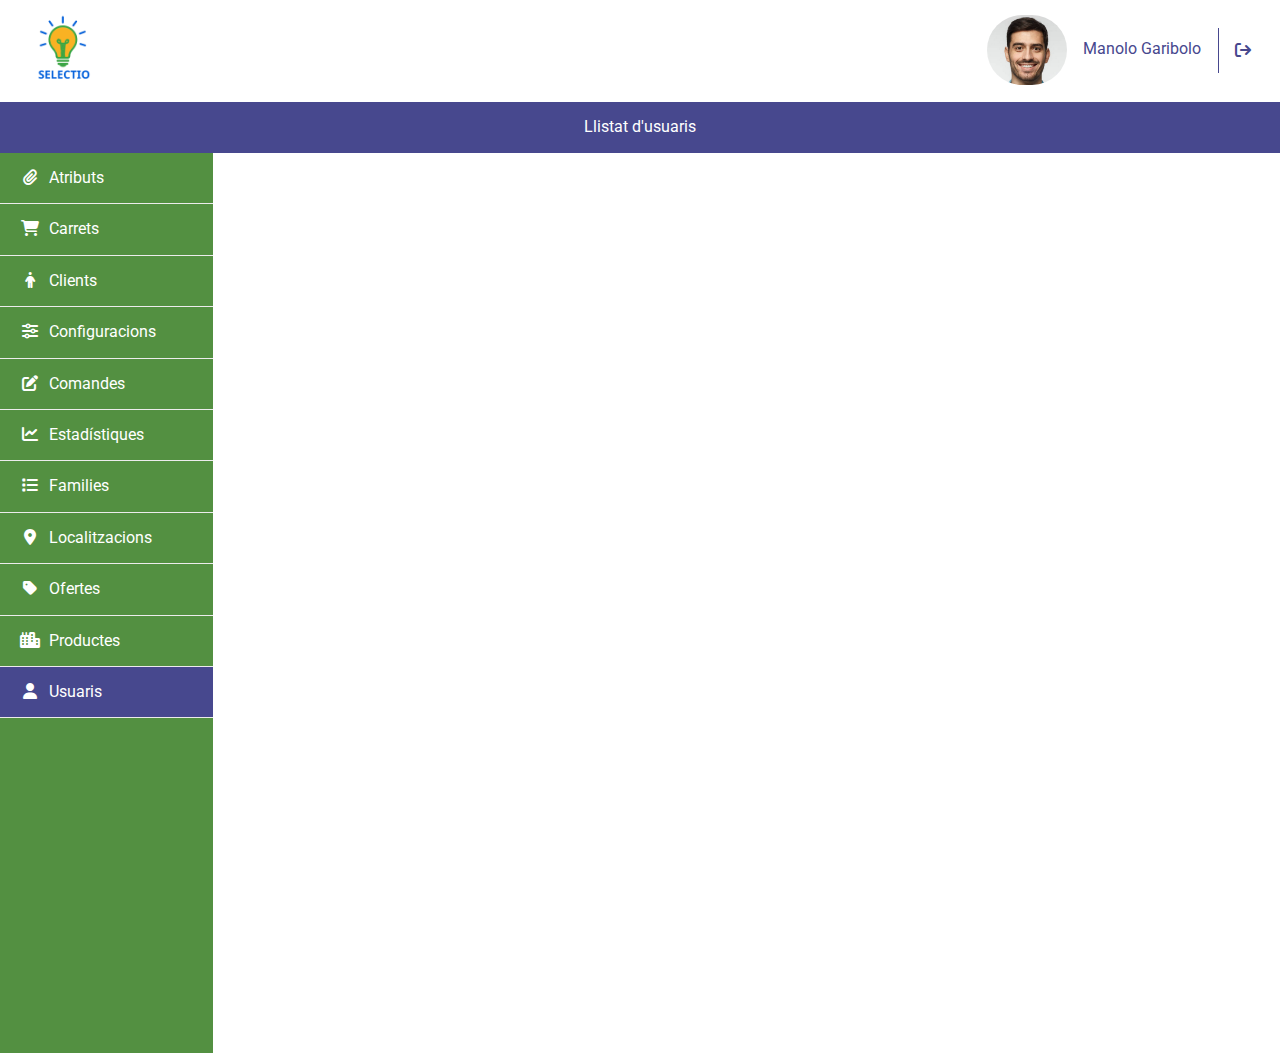
<file: DIW/EsqueletBackOffice/index.html>
<!DOCTYPE html>
<html lang="ca">
<head>
    <meta charset="UTF-8">
    <meta name="viewport" content="width=device-width, initial-scale=1.0">
    <title>Selectio – Llistat d'usuaris</title>

    <!-- Arxius CSS -->
    <link rel="stylesheet" href="css/normalize.css">
    <link rel="stylesheet" href="css/style.css">
    <link rel="stylesheet" href="css/template_grid3.css">

    <!-- Google Fonts -->
    <link href="https://fonts.googleapis.com/css2?family=Roboto:wght@300;400;500;700&display=swap" rel="stylesheet">
    <!-- FontAwesome -->
    <link rel="stylesheet" href="https://cdnjs.cloudflare.com/ajax/libs/font-awesome/6.5.0/css/all.min.css"/>    
</head>

<body>
    <header>
        <div class="container-fluid">
            <div class="row">
                <div class="col-12">
                    <div class="LogoHeader">
                        <a href="#"><img src="img/logo_tendafake.png" class="logo" alt="Logo">  </a>
                    </div>
                
                    <div class="login">
                        <a href=""><img src="img/foto_persona.png" class="avatar" alt="Usuari"></a>
                        <span>Manolo Garibolo</span>
                        <div class="barra"></div>                        
                        <i class="fa-solid fa-arrow-right-from-bracket logout"></i>                
                    </div>    
                </div>                
            </div>
        </div>
    </header>

    <main>        
        <div class="submenuHeader">            
            <p>Llistat d'usuaris</p>
        </div>
        
        <div class="container-fluid">
            <div class="row">
                <div class="col-2 no-padding" >
                    <nav class="menuVertical">
                        <ul>
                            <li><i class="fa-solid fa-paperclip"></i> Atributs</li>
                            <li><i class="fa-solid fa-cart-shopping"></i> Carrets</li>
                            <li><i class="fa-solid fa-person"></i> Clients</li>
                            <li><i class="fa-solid fa-sliders"></i> Configuracions</li>
                            <li><i class="fa-solid fa-pen-to-square"></i> Comandes</li>
                            <li><i class="fa-solid fa-chart-line"></i> Estadístiques</li>
                            <li><i class="fa-solid fa-list"></i> Families</li>
                            <li><i class="fa-solid fa-location-dot"></i> Localitzacions</li>
                            <li><i class="fa-solid fa-tag"></i> Ofertes</li>
                            <li><i class="fa-solid fa-city"></i> Productes</li>
                            <li class="activat"><i class="fa-solid fa-user"></i> Usuaris</li>
                        </ul>
                    </nav>
                </div>
                <div class="col-10">
                    
                </div>

            </div>
        </div>
        
                





    </main>

</body>
</html>
</file>
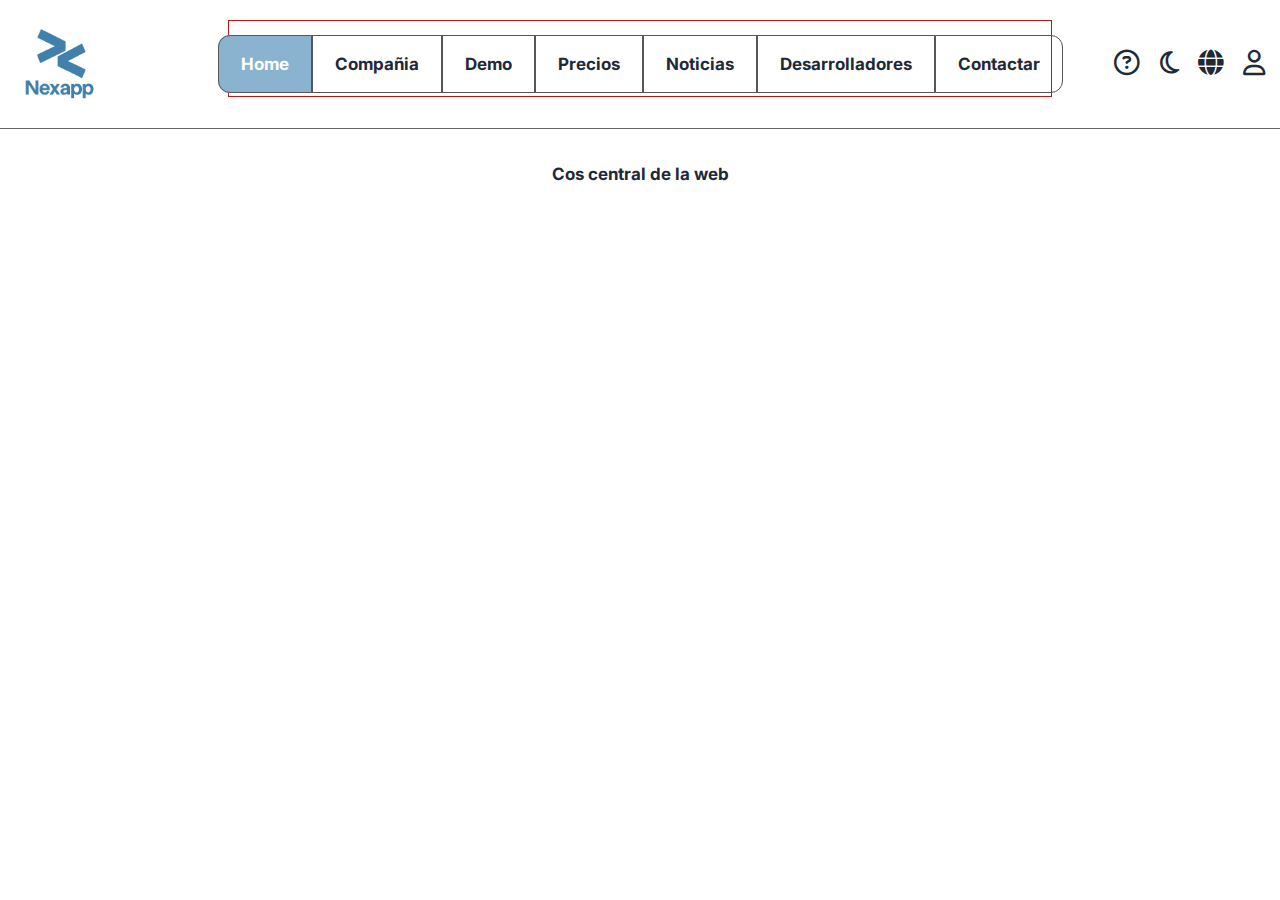
<file: DIW/MaquetWeb/index.html>
<!DOCTYPE html>
<html lang="es">
<head>
    <meta charset="UTF-8">
    <meta name="viewport" content="width=device-width, initial-scale=1.0">
    <title>NexApp</title>
    <link rel="shortcut icon" href="img/logo_tenda.png" type="image/x-icon">
    <link rel="stylesheet" href="https://cdnjs.cloudflare.com/ajax/libs/font-awesome/6.4.0/css/all.min.css">
    <link rel="preconnect" href="https://fonts.googleapis.com">
    <link rel="preconnect" href="https://fonts.gstatic.com" crossorigin>
    <link href="https://fonts.googleapis.com/css2?family=Inter:wght@300;400;500;600;700&display=swap" rel="stylesheet">
    <link rel="stylesheet" href="css/normalize.css">
    <link rel="stylesheet" href="css/template_grid3.css">
    <link rel="stylesheet" href="css/style.css">
    
</head>
<body>
    <!-- Header -->
    <header>
  <div class="container-fluid">
    <div class="row align-items-center">
      <!-- Logo -->
      <div class="col-2">
        <a href="#" class="logo">
          <img src="img/logo_tenda.png" alt="">
        </a>
      </div>

      <!-- Menú de navegación -->
      <div class="col-8">
        <nav class="nav-menu">
          <ul>
            <li><a href="#" class="home1">Home</a></li>
            <li><a href="#">Compañia</a></li>
            <li><a href="#">Demo</a></li>
            <li><a href="#">Precios</a></li>
            <li><a href="#">Noticias</a></li>
            <li><a href="#">Desarrolladores</a></li>
            <li><a href="#" class="contactar1">Contactar</a></li>
          </ul>
        </nav>
      </div>

      <!-- Iconos del header -->
      <div class="col-2">
        <div class="header-icons">
          <a href="#"><i class="far fa-circle-question"></i></a>
          <a href="#"><i class="far fa-moon"></i></a>
          <a href="#"><i class="fas fa-globe"></i></a>
          <a href="#"><i class="far fa-user"></i></a>
        </div>
      </div>
    </div>
  </div>
</header>


    <!-- Main Content -->
    <main>
        <div class="container">
            <div class="row">
                <div class="col-12">
                    <h1 class="main-title">Cos central de la web</h1>
                </div>
            </div>
        </div>
    </main>
































































    <!-- Footer -->
    <!-- <footer>
        <div class="container">
            <div class="row">
                <div class="col-12 col-md-3 footer-section">
                    <h3 class="footer-title">Nuestro producto</h3>
                    <ul class="footer-links">
                        <li><a href="#"><i class="fas fa-chevron-right"></i> Planes y Precios</a></li>
                        <li><a href="#"><i class="fas fa-chevron-right"></i> Solicitar demo</a></li>
                        <li><a href="#"><i class="fas fa-chevron-right"></i> Como funciona</a></li>
                    </ul>
                </div>
                <div class="col-12 col-md-3 footer-section">
                    <h3 class="footer-title">Quién somos</h3>
                    <ul class="footer-links">
                        <li><a href="#"><i class="fas fa-chevron-right"></i> Sobre nosotros</a></li>
                        <li><a href="#"><i class="fas fa-chevron-right"></i> Noticias</a></li>
                        <li><a href="#"><i class="fas fa-chevron-right"></i> Premios y reconocimientos</a></li>
                    </ul>
                </div>
                <div class="col-12 col-md-3 footer-section">
                    <h3 class="footer-title">Soporte legal</h3>
                    <ul class="footer-links">
                        <li><a href="#"><i class="fas fa-chevron-right"></i> Centro de ayuda</a></li>
                        <li><a href="#"><i class="fas fa-chevron-right"></i> Contacto</a></li>
                        <li><a href="#"><i class="fas fa-chevron-right"></i> Política de privacidad</a></li>
                        <li><a href="#"><i class="fas fa-chevron-right"></i> Términos y condiciones</a></li>
                    </ul>
                </div> -->
                <!-- <div class="col-12 col-md-3 footer-section">
                    <h3 class="footer-title">Comunidad</h3>
                    <div class="payment-methods">
                        
                        <a href="#"><i class="fab fa-cc-visa" style="font-size: 2rem;"></i></a>
                        <a href="#"><i class="fab fa-cc-mastercard" style="font-size: 2rem;"></i></a>
                        <a href="#"><i class="fab fa-cc-paypal" style="font-size: 2rem;"></i></a>
                    </div>
                </div>
            </div>
            <div class="row">
                <div class="col-12">
                    <p class="copyright">©2025 NexApp. Todos los derechos reservados.</p>
                </div>
            </div>
        </div>
    </footer> -->
</body>
</html>
</file>
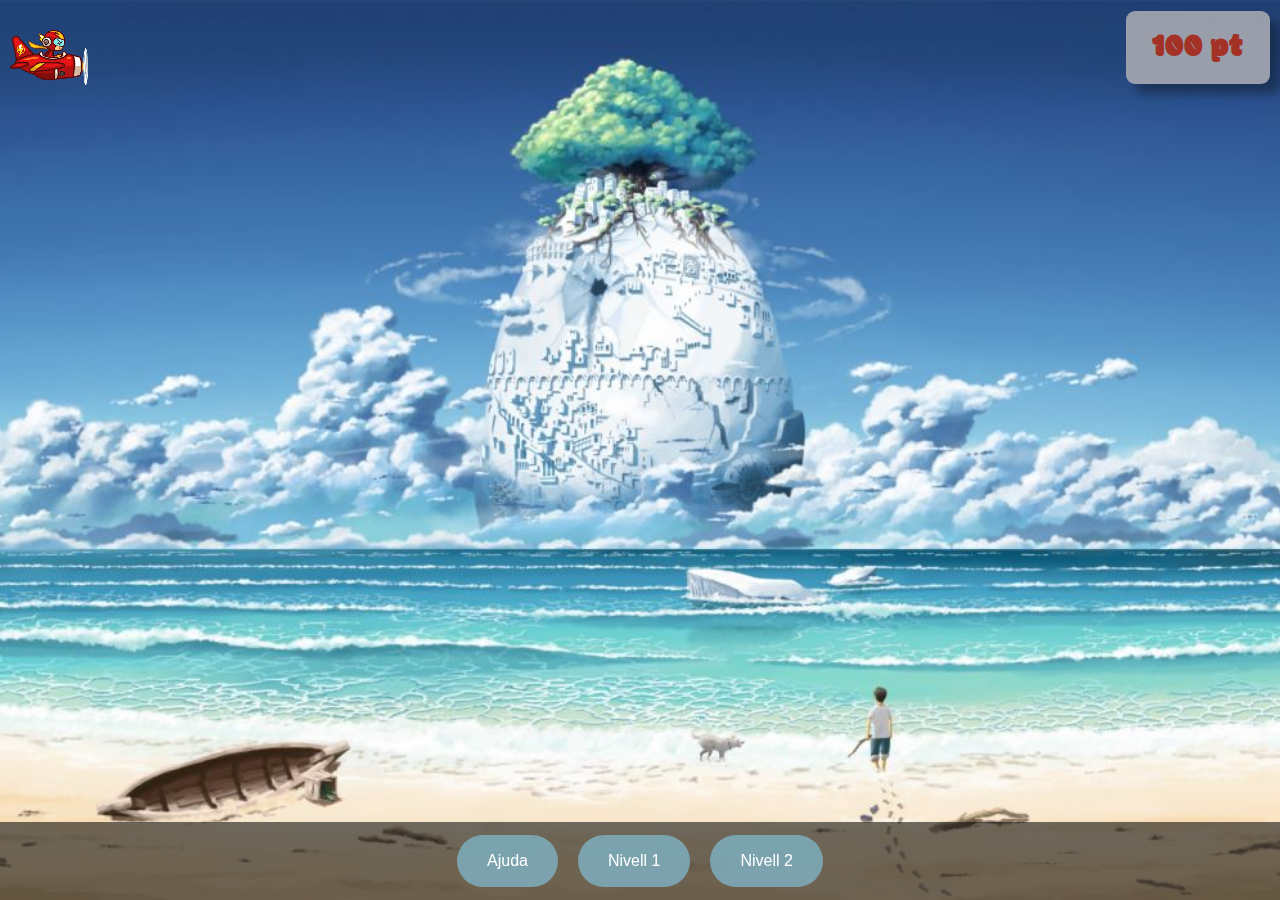
<file: DIW/UD6ACT9 - AVIÓ/index.html>
<!doctype html>
<html lang="ca">
<head>
  <meta charset="utf-8" />
  <meta name="viewport" content="width=device-width,initial-scale=1" />
  <title>UD6ACT9 - Red Plane</title>
  <!-- Fitxer JavaScript amb la lògica del joc -->
  <script src="js/scripts.js"></script>

  <!-- Fonts de Google per al text -->
  <link href="https://fonts.googleapis.com/css2?family=Modak&family=Playfair+Display:wght@400;700&display=swap" rel="stylesheet">

  <!-- Icones de Font Awesome per utilitzar símbols com fletxes o creus -->
  <link rel="stylesheet" href="https://cdnjs.cloudflare.com/ajax/libs/font-awesome/6.5.0/css/all.min.css" />

  <!-- Fitxer d’estils extern (CSS) -->
  <link rel="stylesheet" href="css/estils.css">
</head>
<body>

  <!-- HEADER: mostra el marcador de puntuació -->
  <header>
    <div class="marcador">
      <div class="marcador-inner">
        <span class="puntuation">Score</span>
        <span class="valor">100 pt</span>
      </div>
    </div>
  </header>

  <!-- Inputs per canviar el nivell del joc (fons diferent segons el nivell) -->
  <input type="radio" id="nivell1" name="nivell" checked hidden>
  <input type="radio" id="nivell2" name="nivell" hidden>

  <!-- Checkbox invisible per controlar l’obertura i tancament del modal d’ajuda -->
  <input type="checkbox" id="modal-toggle" hidden>

  <!-- ÀREA PRINCIPAL DEL JOC -->
  <main class="game-wrap">
    <div class="game-area">
      <!-- Avió del jugador (només un element visible) -->
      <div class="avio" id="avio"></div>
    </div>
  </main>

  <!-- PEU DE PÀGINA amb botons per a ajuda i canviar de nivell -->
  <footer class="barre-inferior">
    <div class="barra-content">
      <!-- Botó que obre el modal d’ajuda -->
      <label for="modal-toggle" class="btn help"> Ajuda </label>
      <!-- Botons per canviar entre nivells 1 i 2 -->
      <label for="nivell1" class="btn niv">Nivell 1</label>
      <label for="nivell2" class="btn niv">Nivell 2</label>
    </div>
  </footer>

  <!-- MODAL D’AJUDA: finestra emergent amb controls del joc -->
  <div class="modal">
    <!-- Capa de fons del modal (tancar fent clic fora) -->
    <label for="modal-toggle" class="modal-overlay"></label>
    
    <!-- Contingut principal del modal -->
    <div class="modal-box">
      <div class="modal-header">
        <h2>AJUDA</h2>
        <!-- Botó per tancar el modal -->
        <label for="modal-toggle" class="tanca">x</label>
      </div>

      <!-- Llista amb controls del joc -->
      <ul class="controls-list">
        <li><i class="fas fa-arrow-left"></i> Esquerra</li>
        <li><i class="fas fa-arrow-right"></i> Dreta</li>
        <li><i class="fas fa-arrow-up"></i> Amunt</li>
        <li><i class="fas fa-arrow-down"></i> Avall</li>
        <li>1: Parar/Activar so</li>
      </ul>
    </div>
  </div>

  <!-- ÀUDIO: música de fons i so del moviment de l’avió -->
  <audio id="backgroundMusic" loop>
    <source src="audio/musica_fons.mp3" type="audio/mpeg">
  </audio>

  <audio id="movementSound">
    <source src="audio/avio_es_mou.mp3" type="audio/mpeg">
  </audio>  
</body>
</html>
</file>
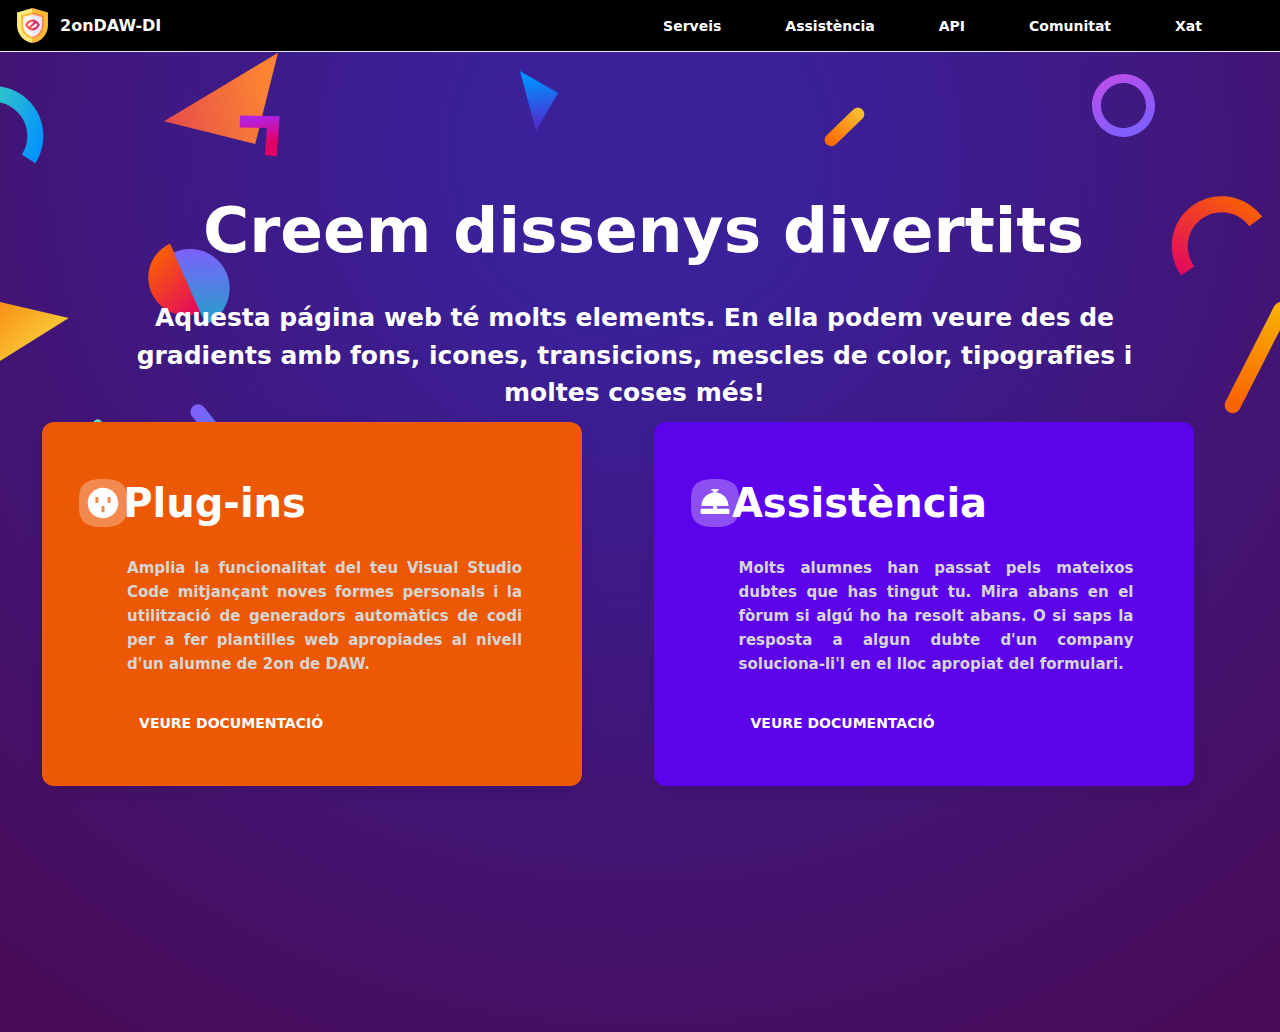
<file: DIW/UD6ACTFINAL/index.html>
<!DOCTYPE html>
<html lang="ca">
<head>
    <meta charset="UTF-8">
    <meta name="viewport" content="width=device-width, initial-scale=1.0">
    <title>UD6A Activitat Final</title>
    <link rel="stylesheet" href="/DIW/UD6ACTFINAL/css/style.css">
    <style>
        
    </style>
</head>
<body>
    <!-- Menú superior fix -->
    <header id="main-header">
        <div class="container">
            <div class="row">
                <div class="col-6">
                    <div class="logo-container">
                        <!-- Para simular el logo ya que no tenemos acceso a /img/icona_escut.svg -->
                        <img class="fotoLogo" src="/DIW/UD6ACTFINAL/img/icona_escut.svg" alt="">
                        <div class="logo">2onDAW-DI</div>
                    </div>
                </div>
                <div class="col-6">
                    <nav>
                        <ul>
                            <li><a href="#">Serveis</a></li>
                            <li><a href="#">Assistència</a></li>
                            <li><a href="#">API</a></li>
                            <li><a href="#">Comunitat</a></li>
                            <li><a href="#">Xat</a></li>
                        </ul>
                    </nav>
                </div>
            </div>
        </div>
    </header>
    
    <!-- Secció principal amb gradient morat -->
    <section id="hero">
        <div class="container">
            <div class="row">
                <div class="col-12">
                    <h1>Creem dissenys divertits</h1>
                    <div class="textP">
                        <p>Aquesta página web té molts elements. En ella podem veure des de</p>
                        <p>gradients amb fons, icones, transicions, mescles de color, tipografies i </p>
                        <p>moltes coses més!</p>
                    </div>
                </div>
            </div>
        </div>

         <!-- Secció de funcionalitats (Plug-ins i Assistència) -->
        <section id="funcionalitats">
            <div class="container">
                <div class="row">
                    <div class="col-6">
                        <div class="caixa-funcionalitat">
                            <div class="icona-funcionalitat">
                                <!-- Substituir amb la imatge real del plugin -->
                                <img src="/DIW/UD6ACTFINAL/img/icona_plugin.svg" alt="Icona Plug-ins">
                            </div>
                            <h3 class="titol-funcionalitat">Plug-ins</h3>
                            <p class="text-funcionalitat">
                                Amplia la funcionalitat del teu Visual Studio Code mitjançant noves formes personals i la utilització de generadors automàtics de codi per a fer plantilles web apropiades al nivell d'un alumne de 2on de DAW.
                            </p>
                            <a href="#" class="boto-funcionalitat">VEURE DOCUMENTACIÓ</a>
                        </div>
                    </div>
                    <div class="col-6">
                        <div class="caixa-funcionalitat2">
                            <div class="icona-funcionalitat">
                                <!-- Substituir amb la imatge real de l'assistència -->
                                <img src="/DIW/UD6ACTFINAL/img/icona_assistencia.svg" alt="Icona Assistència">
                            </div>
                            <h3 class="titol-funcionalitat2">Assistència</h3>
                            <p class="text-funcionalitat">
                                Molts alumnes han passat pels mateixos dubtes que has tingut tu. Mira abans en el fòrum si algú ho ha resolt abans. O si saps la resposta a algun dubte d'un company soluciona-li'l en el lloc apropiat del formulari.
                            </p>
                            <a href="#" class="boto-funcionalitat">VEURE DOCUMENTACIÓ</a>
                        </div>
                    </div>
                </div>
            </div>
        </section>  
    </section>


    

    
   
</body>
</html>
</file>
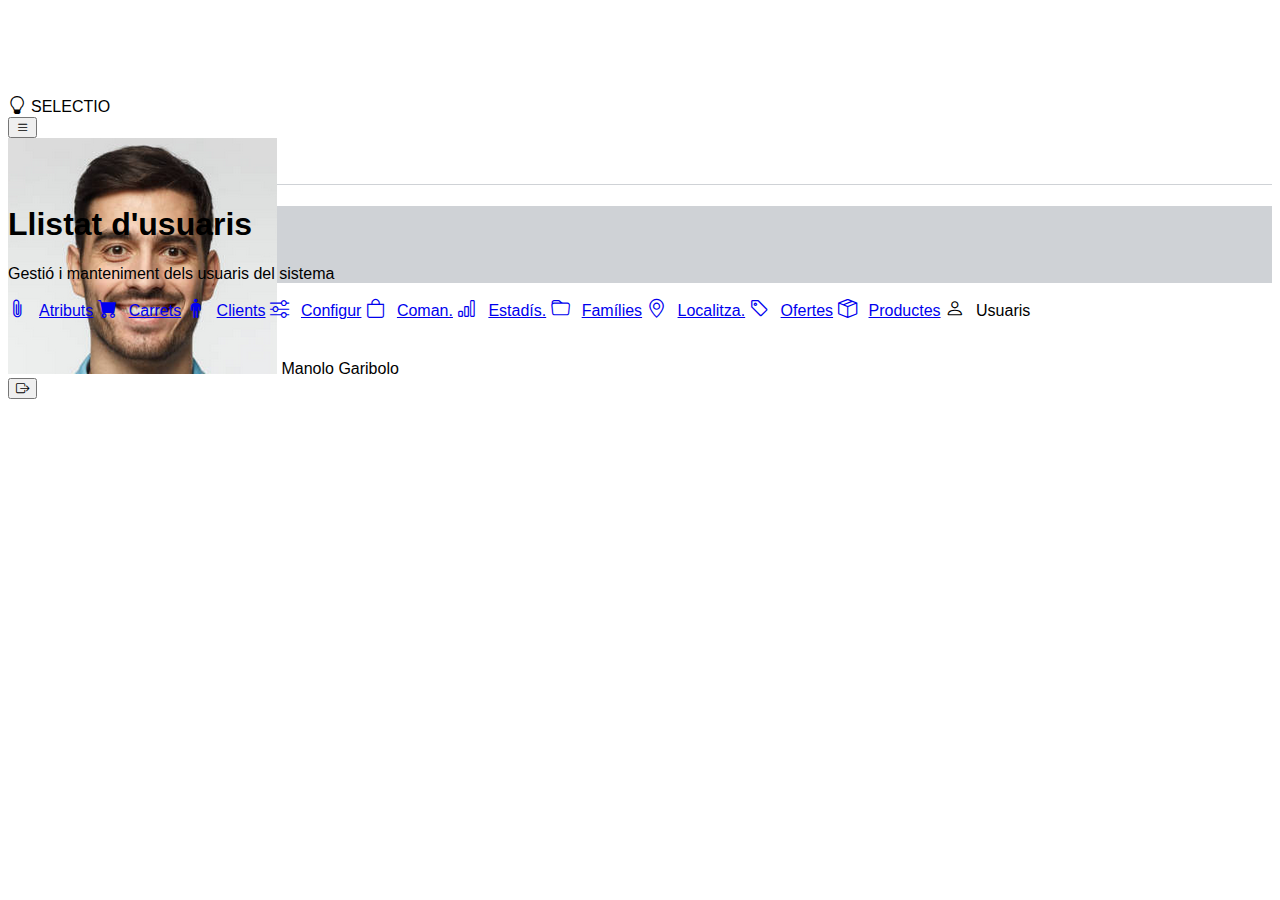
<file: DIW/Bootstrap/MaquetacioBOTF/index.html>
<!DOCTYPE html>
<html lang="en">
<head>
    <meta charset="UTF-8">
    <meta name="viewport" content="width=device-width, initial-scale=1.0">
    <title>Selectio</title>
    <link href="https://cdn.jsdelivr.net/npm/bootstrap@5.3.8/dist/css/bootstrap.min.css" rel="stylesheet" integrity="sha384-sRIl4kxILFvY47J16cr9ZwB07vP4J8+LH7qKQnuqkuIAvNWLzeN8tE5YBujZqJLB" crossorigin="anonymous">
    <link rel="stylesheet" href="https://cdn.jsdelivr.net/npm/bootstrap-icons@1.11.3/font/bootstrap-icons.min.css">
    <link rel="stylesheet" href="css/style.css">
    <script src="https://cdn.jsdelivr.net/npm/bootstrap@5.3.8/dist/js/bootstrap.bundle.min.js" integrity="sha384-FKyoEForCGlyvwx9Hj09JcYn3nv7wiPVlz7YYwJrWVcXK/BmnVDxM+D2scQbITxI" crossorigin="anonymous"></script>
</head>
<body>
  <!-- HEADER -->
  <header class="app-topbar">
    <div class="container-fluid h-100">
      <div class="row align-items-center h-100">

        <!-- Esquerra: Logo -->
        <div class="col-6 col-lg-4">
          <div class="d-flex align-items-center gap-2">
            <span class="brand-dot" aria-hidden="true">
              <i class="bi bi-lightbulb"></i>
            </span>
            <span class="fw-bold fs-4">SELECTIO</span>
          </div>
        </div>

        <!-- Dreta: usuari + logout -->
        <div class="col-6 col-lg-8">
          <div class="d-flex align-items-center justify-content-end gap-3">

            <!-- Botó menú mòbil -->
            <button class="btn btn-outline-secondary d-lg-none" type="button"
                    data-bs-toggle="offcanvas" data-bs-target="#mobileMenu" aria-controls="mobileMenu">
              <i class="bi bi-list"></i>
            </button>

            <div class="d-flex align-items-center gap-2">
              <img src="img/foto_persona.png" alt="Avatar" class="rounded-circle">
              <span class="fw-semibold d-none d-sm-inline">Manolo Garibolo</span>
            </div>

            <div class="vr"></div>

            <button class="btn btn-outline-secondary" type="button" aria-label="Tancar sessió">
              <i class="bi bi-box-arrow-right"></i>
            </button>

          </div>
        </div>

      </div>
    </div>
  </header>

  <!-- BARRA TITOL -->
  <div class="barra-titol">
    <div class="container-fluid">
      <div class="row">
        <div class="col-12">
          <h1>Llistat d'usuaris</h1>
          <p>Gestió i manteniment dels usuaris del sistema</p>
        </div>
      </div>
    </div>
  </div>
  <main>
  <!-- MENÚ VERTICAL -->
  <div class="container-fluid gx-2">
    <div class="row-2">
      <div class="col-2">            
            <a class="p-3" href="#"><span class="menu-ic"><i class="bi bi-paperclip"></i></span>Atributs</a>
            <a class="p-3" href="#"><span class="menu-ic"><i class="bi bi-cart-fill"></i></span>Carrets</a>
            <a class="p-3" href="#"><span class="menu-ic"><i class="bi bi-person-standing"></i></span>Clients</a>
            <a class="p-3" href="#"><span class="menu-ic"><i class="bi bi-sliders"></i></span>Configur</a>
            <a class="p-3" href="#"><span class="menu-ic"><i class="bi bi-bag"></i></span>Coman.</a>
            <a class="p-3" href="#"><span class="menu-ic"><i class="bi bi-bar-chart"></i></span>Estadís.</a>
            <a class="p-3" href="#"><span class="menu-ic"><i class="bi bi-folder"></i></span>Famílies</a>
            <a class="p-3" href="#"><span class="menu-ic"><i class="bi bi-geo-alt"></i></span>Localitza.</a>
            <a class="p-3" href="#"><span class="menu-ic"><i class="bi bi-tag"></i></span>Ofertes</a>
            <a class="p-3" href="#"><span class="menu-ic"><i class="bi bi-box-seam"></i></span>Productes</a>
            <a class="p-3 opcio-seleccionada"><span class="menu-ic"><i class="bi bi-person"></i></span>Usuaris</a>
          
        
      </div>
    </div>
  </div>
  </main>
</body>
</html>
</file>
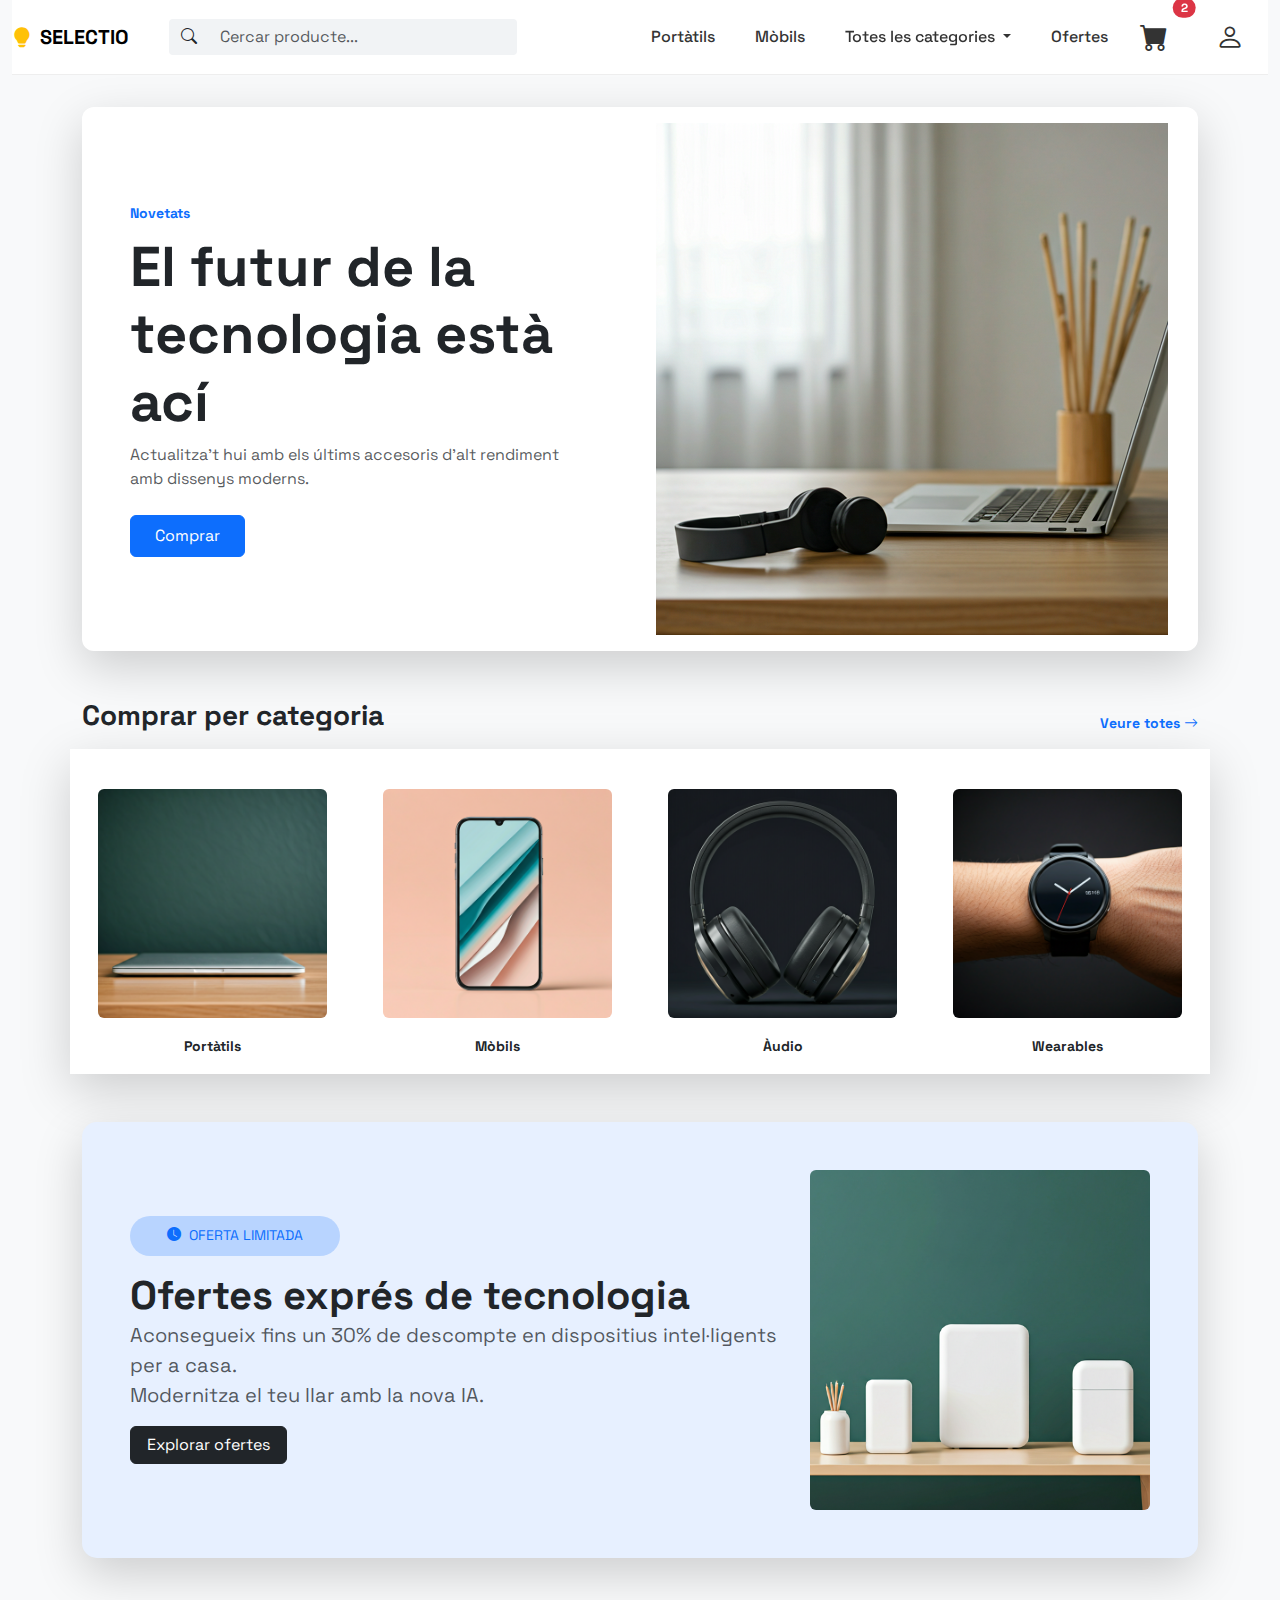
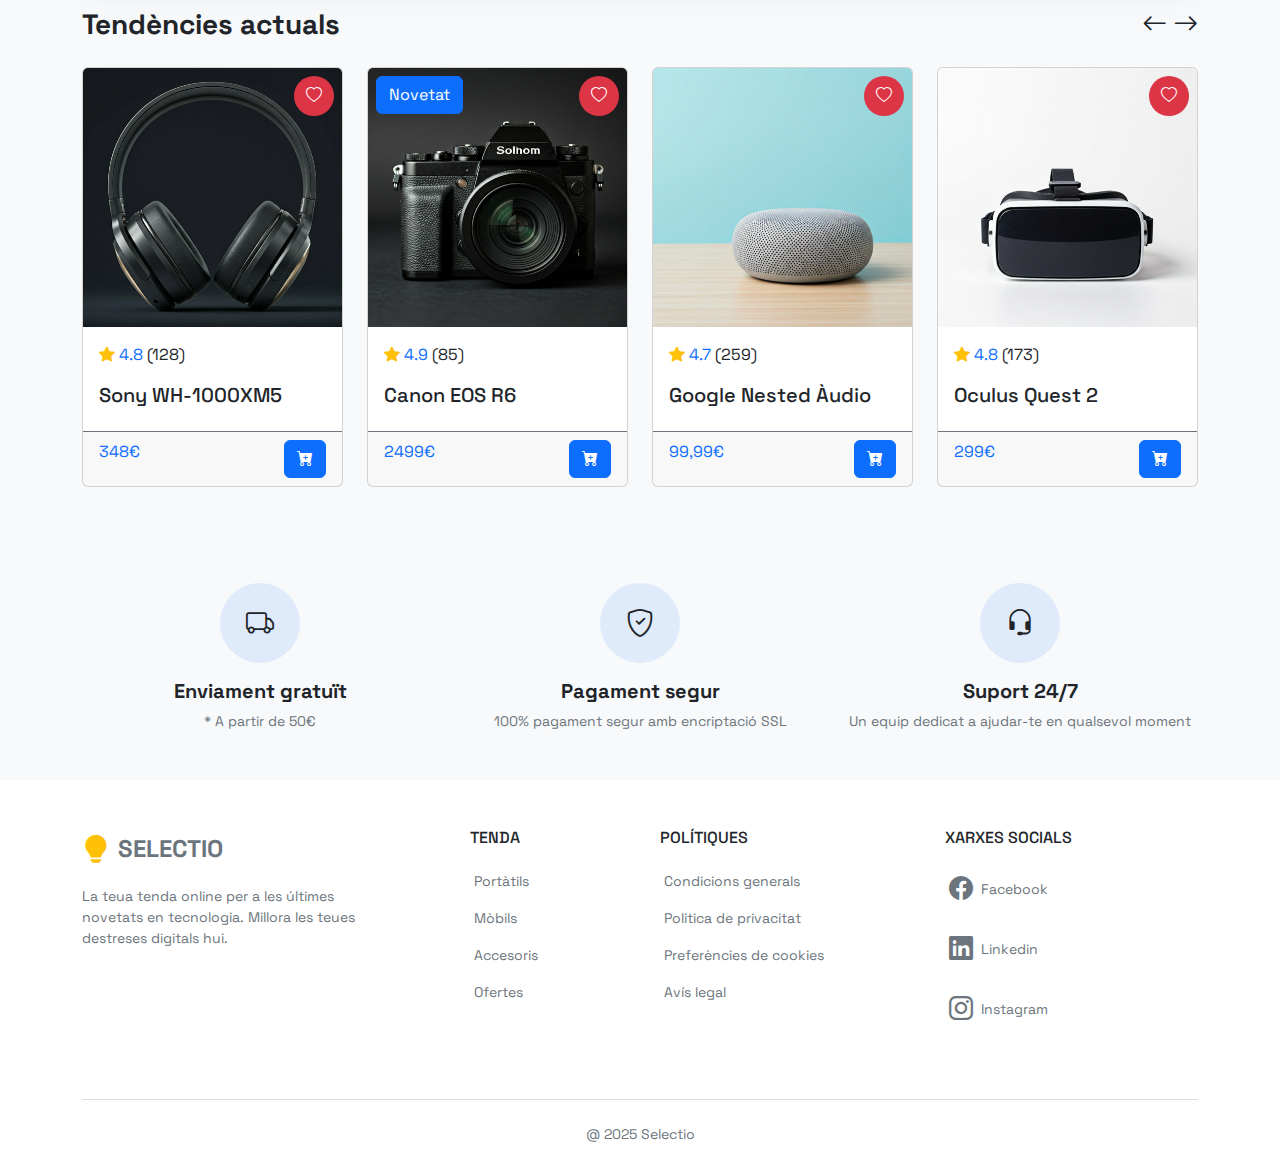
<file: DIW/Bootstrap/MaquetacioTF/index.html>
<!DOCTYPE html>
<html lang="ca">
<head>
    <meta charset="UTF-8">
    <meta name="viewport" content="width=device-width, initial-scale=1.0">
    <title>Selectio</title>
    <link href="https://fonts.googleapis.com/css2?family=Space+Grotesk:wght@300;400;500;600;700&display=swap" rel="stylesheet">
    <link href="https://cdn.jsdelivr.net/npm/bootstrap@5.3.2/dist/css/bootstrap.min.css" rel="stylesheet">
    <link rel="stylesheet" href="https://cdn.jsdelivr.net/npm/bootstrap-icons@1.11.1/font/bootstrap-icons.css">
    <link rel="stylesheet" href="css/style.css">
</head>
<body>
    <header>
        <div class="container-fluid">
            <nav class="navbar navbar-expand-lg sticky-top">
                <a class="navbar-brand d-flex align-items-center fw-bold order-1 order-lg-1" href="#">
                    <i class="bi bi-lightbulb-fill text-warning me-2"></i> SELECTIO
                </a>

                <div class="d-none d-lg-flex order-2 flex-grow-1 mx-lg-4">
                    <div class="input-group">
                        <span class="input-group-text search-input border-0"><i class="bi bi-search"></i></span>
                        <input type="text" class="form-control search-input border-0" placeholder="Cercar producte...">
                    </div>
                </div>

                <div class="d-flex align-items-center order-2 order-lg-4 ms-auto">
                    <a href="#" class="nav-link position-relative me-3">
                        <i class="bi bi-cart-fill fs-3"></i>
                        <span class="position-absolute top-0 start-100 translate-middle badge rounded-pill bg-danger"> 2 </span>
                    </a>
                    <a href="#" class="nav-link me-2">
                        <i class="bi bi-person fs-3"></i>
                    </a>

                    <button class="navbar-toggler border-0" type="button" data-bs-toggle="collapse" data-bs-target="#navbarNav">
                        <span class="navbar-toggler-icon"></span>
                    </button>
                </div>

                <div class="collapse navbar-collapse order-4 order-lg-3 justify-content-lg-end" id="navbarNav">
                    <ul class="navbar-nav align-items-lg-center gap-lg-2">
                        <li class="nav-item">
                            <a class="nav-link" href="#">Portàtils</a>
                        </li>
                        <li class="nav-item">
                            <a class="nav-link" href="#">Mòbils</a>
                        </li>
                        <li class="nav-item dropdown">
                            <a class="nav-link dropdown-toggle" href="#" role="button" data-bs-toggle="dropdown" aria-expanded="false">
                                Totes les categories
                            </a>
                            <ul class="dropdown-menu">
                                <li><a class="dropdown-item" href="#">Components</a></li>
                                <li><a class="dropdown-item" href="#">Perifèrics</a></li>
                                <li><hr class="dropdown-divider"></li>
                                <li><a class="dropdown-item" href="#">Consoles</a></li>
                                <li><a class="dropdown-item" href="#">Videojocs</a></li>
                            </ul>
                        </li>
                        <li class="nav-item">
                            <a class="nav-link" href="#">Ofertes</a>
                        </li>
                    </ul>
                </div>
            </nav>

            <div class="d-lg-none px-3 pb-3">
                <div class="input-group">
                    <span class="input-group-text search-input border-0"><i class="bi bi-search"></i></span>
                    <input type="text" class="form-control search-input border-0" placeholder="Cercar producte...">
                </div>
            </div>
        </div>
    </header>

    <main class="container my-4">
        <!--Part Novetats-->
        <section class="hero-section shadow-lg mb-5">
            <div class="row g-0 align-items-center">
                <div class="col-md-6 p-5">
                    <span class="text-primary fw-bold small">Novetats</span>
                    <h1 class="display-4 fw-bold mt-2">El futur de la tecnologia està ací</h1>
                    <p class="text-muted mb-4">Actualitza't hui amb els últims accesoris d'alt rendiment amb dissenys moderns.</p>
                    <button class="btn btn-primary px-4 py-2">Comprar</button>
                </div>
                <div class="col-md-6 justify-content-end">
                    <img src="img/img-1.png" class="imatge-novetat img-fluid rounded justify-content-end p-3" alt="Tecnologia">
                </div>
            </div>
        </section>

        <!--Part 4 categories-->
        <section class="mb-5">
            <div class="d-flex justify-content-between align-items-center mb-4">
                <h3 class="fw-bold m-0 pb-3">Comprar per categoria</h3>                
                <a href="#" class="text-decoration-none small fw-bold">Veure totes <i class="bi bi-arrow-right"></i></a>                
            </div>
            <div class="row g-4 text-center bg-white shadow-lg">
                <div class="col-md-6 col-12 col-lg-3">
                    <div class="p-3 rounded">
                        <div class="bg-light rounded mb-3 d-flex align-items-center justify-content-center overflow-hidden">
                            <img src="img/img-2.png" alt="Portàtils" class="w-100 h-100 object-fit-cover">
                        </div>
                        <span class="fw-bold small">Portàtils</span>
                    </div>
                </div>

                <div class="col-md-6 col-12 col-lg-3">
                    <div class="p-3 rounded">
                        <div class="bg-light rounded mb-3 d-flex align-items-center justify-content-center overflow-hidden">
                            <img src="img/img-3.png" alt="Mòbils" class="w-100 h-100 object-fit-cover">
                        </div>
                        <span class="fw-bold small">Mòbils</span>
                    </div>
                </div>

                <div class="col-md-6 col-12 col-lg-3">
                    <div class="p-3 rounded">
                        <div class="bg-light rounded mb-3 d-flex align-items-center justify-content-center overflow-hidden">
                            <img src="img/img-4.png" alt="Àudio" class="w-100 h-100 object-fit-cover">
                        </div>
                        <span class="fw-bold small">Àudio</span>
                    </div>
                </div>

                <div class="col-md-6 col-12 col-lg-3">
                    <div class="p-3 rounded">
                        <div class="bg-light rounded mb-3 d-flex align-items-center justify-content-center overflow-hidden">
                            <img src="img/img-5.png" alt="Wearables" class="w-100 h-100 object-fit-cover">
                        </div>
                        <span class="fw-bold small">Wearables</span>
                    </div>
                </div>
            </div>
        </section>

        <!--Part ofertes-->
        <section class="offer-banner p-4 p-md-5 mb-5 shadow-lg">
            <div class="row g-0 align-items-center">                
                <div class="col-md-8">
                <span class="badge-offer small mb-3 d-inline-block">
                    <i class="bi bi-clock-fill me-1 align-items-center justify-content-center"></i> OFERTA LIMITADA
                </span>
                <div class="card-body">
                    <h5 class="card-title display-6 fw-bold">Ofertes exprés de tecnologia</h5>
                    <p class="card-text text-muted fs-5">Aconsegueix fins un 30% de descompte en dispositius intel·ligents per a casa.<br> Modernitza el teu llar amb la nova IA.</p>
                    <button type="button" class="botonegre btn btn-dark px-3 mt-6 ">Explorar ofertes</button>
                </div>
                </div>
                <div class="col-md-4">
                <img src="img/img-6.png" class="img-fluid rounded" alt="Ofertes de tecnologia">
                </div>
            </div>
        </section>

        <!--Part 3 tendencies-->
        <section>
            <div class="d-flex justify-content-between align-items-center mb-4">
                <h3 class="fw-bold m-0">Tendències actuals</h3>                
                <span class="fletxes">
                    <i class="bi bi-arrow-left"></i>
                    <i class="bi bi-arrow-right"></i>
                </span>                
            </div>     
            <div class="row row-cols-1 row-cols-md-4 g-4 ">
            <div class="col-md-6 col-12 col-lg-3">
                <div class="card ">
                <img src="img/img-7.png" class="card-img-top" alt="...">
                <span class="position-absolute top-0 end-0 m-2 bg-danger rounded-circle p-3 d-inline-flex align-items-center justify-content-center" >
                    <i class="bi bi-heart text-white fs-6" ></i>
                </span>
                <div class="card-body">
                    <p><i class="bi bi-star-fill text-warning"></i> <a class="text-primary text-decoration-none">4.8</a> (128)</p>
                    <h5 class="card-title">Sony WH-1000XM5</h5>
                </div>
                <div class="card-footer border-secondary"><a class="text-primary text-decoration-none">348€</a> <button type="button" class="btn btn-primary float-end"><i class="bi bi-cart-plus-fill"></i></button> </div>
                </div>
            </div>
            <div class="col-md-6 col-12 col-lg-3">
                <div class="card">
                <img src="img/img-8.png" class="card-img-top" alt="...">
                <span class="position-absolute top-0 end-0 m-2 bg-danger rounded-circle p-3 d-inline-flex align-items-center justify-content-center" >
                    <i class="bi bi-heart text-white fs-6" ></i>
                </span>
                <span class="position-absolute top-0 m-2">
                    <button type="button" class="btn btn-primary">Novetat</button>
                </span>
                <div class="card-body">
                    <p><i class="bi bi-star-fill text-warning"></i> <a class="text-primary text-decoration-none">4.9</a> (85)</p>
                    <h5 class="card-title">Canon EOS R6 </h5>
                </div>
                <div class="card-footer border-secondary"><a class="text-primary text-decoration-none">2499€</a> <button type="button" class="btn btn-primary float-end"><i class="bi bi-cart-plus-fill"></i></button> </div>
                </div>
            </div>
            <div class="col-md-6 col-12 col-lg-3">
                <div class="card">
                <img src="img/img-9.png" class="card-img-top" alt="...">
                <span class="position-absolute top-0 end-0 m-2 bg-danger rounded-circle p-3 d-inline-flex align-items-center justify-content-center" >
                    <i class="bi bi-heart text-white fs-6" ></i>
                </span>
                <div class="card-body">
                    <p><i class="bi bi-star-fill text-warning"></i> <a class="text-primary text-decoration-none">4.7</a> (259)</p>
                    <h5 class="card-title">Google Nested Àudio</h5>
                </div>
                <div class="card-footer border-secondary"><a class="text-primary text-decoration-none">99,99€</a> <button type="button" class="btn btn-primary float-end"><i class="bi bi-cart-plus-fill"></i></button> </div>
                </div>
            </div>
            <div class="col-md-6 col-12 col-lg-3">
                <div class="card">
                <img src="img/img-10.png" class="card-img-top" alt="...">
                <span class="position-absolute top-0 end-0 m-2 bg-danger rounded-circle p-3 d-inline-flex align-items-center justify-content-center" >
                    <i class="bi bi-heart text-white fs-6" ></i>
                </span>
                <div class="card-body">
                    <p><i class="bi bi-star-fill text-warning"></i> <a class="text-primary text-decoration-none">4.8</a> (173)</p>
                    <h5 class="card-title">Oculus Quest 2</h5>
                </div>
                <div class="card-footer border-secondary"><a class="text-primary text-decoration-none">299€</a> <button type="button" class="btn btn-primary float-end"><i class="bi bi-cart-plus-fill"></i></button> </div>
                </div>
            </div>
            </div>
        </section>

        <!--Part tres emojis-->
        <div class="row mt-5 pt-4 g-4">            
            <div class="col-md-4 text-center">
                <div class="emojis d-inline-flex align-items-center justify-content-center bg-primary bg-opacity-10 rounded-circle mb-3">
                    <i class="bi bi-truck text-dark fs-3"></i>
                </div>
                <h5 class="fw-bold mb-2">Enviament gratuït</h5>
                <p class="text-secondary small m-0">* A partir de 50€</p>
            </div>
            <div class="col-md-4 text-center">
                <div class="emojis d-inline-flex align-items-center justify-content-center bg-primary bg-opacity-10 rounded-circle mb-3">
                    <i class="bi bi-shield-check text-dark fs-3"></i>
                </div>
                <h5 class="fw-bold mb-2">Pagament segur</h5>
                <p class="text-secondary small m-0">100% pagament segur amb encriptació SSL</p>
            </div>
            <div class="col-md-4 text-center">
                <div class=" emojis d-inline-flex align-items-center justify-content-center bg-primary bg-opacity-10 rounded-circle mb-3">
                    <i class="bi bi-headset text-dark fs-3"></i>
                </div>
                <h5 class="fw-bold mb-2">Suport 24/7</h5>
                <p class="text-secondary small m-0">Un equip dedicat a ajudar-te en qualsevol moment</p>
            </div>
        </div>     
    </main>

    <!--Footer-->
    <footer class="bg-white pt-5 pb-3 mt-5">
    <div class="container">
        <div class="row text-center text-md-start">
            
            <div class="col-lg-4 col-md-6 mb-4">
                <div class="d-flex align-items-center justify-content-center justify-content-md-start mb-3">
                    <i class="bi bi-lightbulb-fill text-warning fs-3 me-2"></i>
                    <h4 class="fw-bold text-secondary text-uppercase m-0">Selectio</h4>
                </div>
                <p class="text-secondary small pe-0 pe-lg-5">
                    La teua tenda online per a les últimes novetats en tecnologia. Millora les teues destreses digitals hui.
                </p>
            </div>

            <div class="col-lg-2 col-md-6 mb-4">
                <h5 class="text-uppercase text-dark mb-3 fs-6 ps-0 ps-md-2">Tenda</h5>
                <ul class="list-unstyled">
                    <li><a href="#" class="enllaç-hover small">Portàtils</a></li>
                    <li><a href="#" class="enllaç-hover small">Mòbils</a></li>
                    <li><a href="#" class="enllaç-hover small">Accesoris</a></li>
                    <li><a href="#" class="enllaç-hover small">Ofertes</a></li>
                </ul>
            </div>

            <div class="col-lg-3 col-md-6 mb-4">
                <h5 class="text-uppercase text-dark mb-3 fs-6 ps-0 ps-md-2">Polítiques</h5>
                <ul class="list-unstyled">
                    <li><a href="#" class="enllaç-hover small">Condicions generals</a></li>
                    <li><a href="#" class="enllaç-hover small">Politica de privacitat</a></li>
                    <li><a href="#" class="enllaç-hover small">Preferències de cookies</a></li>
                    <li><a href="#" class="enllaç-hover small">Avís legal</a></li>
                </ul>
            </div>

            <div class="col-lg-3 col-md-6 mb-4">
                <h5 class="text-uppercase text-dark mb-3 fs-6 ps-0 ps-md-2">Xarxes Socials</h5>
                <ul class="list-unstyled">
                    <li class="mb-2">
                        <a href="#" class="enllaç-hover d-flex align-items-center justify-content-center justify-content-md-start">
                            <i class="bi bi-facebook fs-4 me-0 me-md-2"></i> 
                            <span class="small d-none d-md-inline">Facebook</span>
                        </a>
                    </li>
                    <li class="mb-2">
                        <a href="#" class="enllaç-hover d-flex align-items-center justify-content-center justify-content-md-start">
                            <i class="bi bi-linkedin fs-4 me-0 me-md-2"></i> 
                            <span class="small d-none d-md-inline">Linkedin</span>
                        </a>
                    </li>
                    <li class="mb-2">
                        <a href="#" class="enllaç-hover d-flex align-items-center justify-content-center justify-content-md-start">
                            <i class="logo bi bi-instagram fs-4 me-0 me-md-2"></i> 
                            <span class="small d-none d-md-inline">Instagram</span>
                        </a>
                    </li>
                </ul>
            </div>
        </div>

        <hr class="my-4 text-secondary opacity-25">
        
        <div class="text-center text-secondary small">
            @ 2025 Selectio
        </div>
    </div>
</footer>

    <script src="https://cdn.jsdelivr.net/npm/bootstrap@5.3.2/dist/js/bootstrap.bundle.min.js" integrity="sha384-C6RzsynM9kWDrMNeT87bh95OGNyZPhcTNXj1NW7RuBCsyN/o0jlpcV8Qyq46cDfL" crossorigin="anonymous"></script>
</body>
</html>
</file>
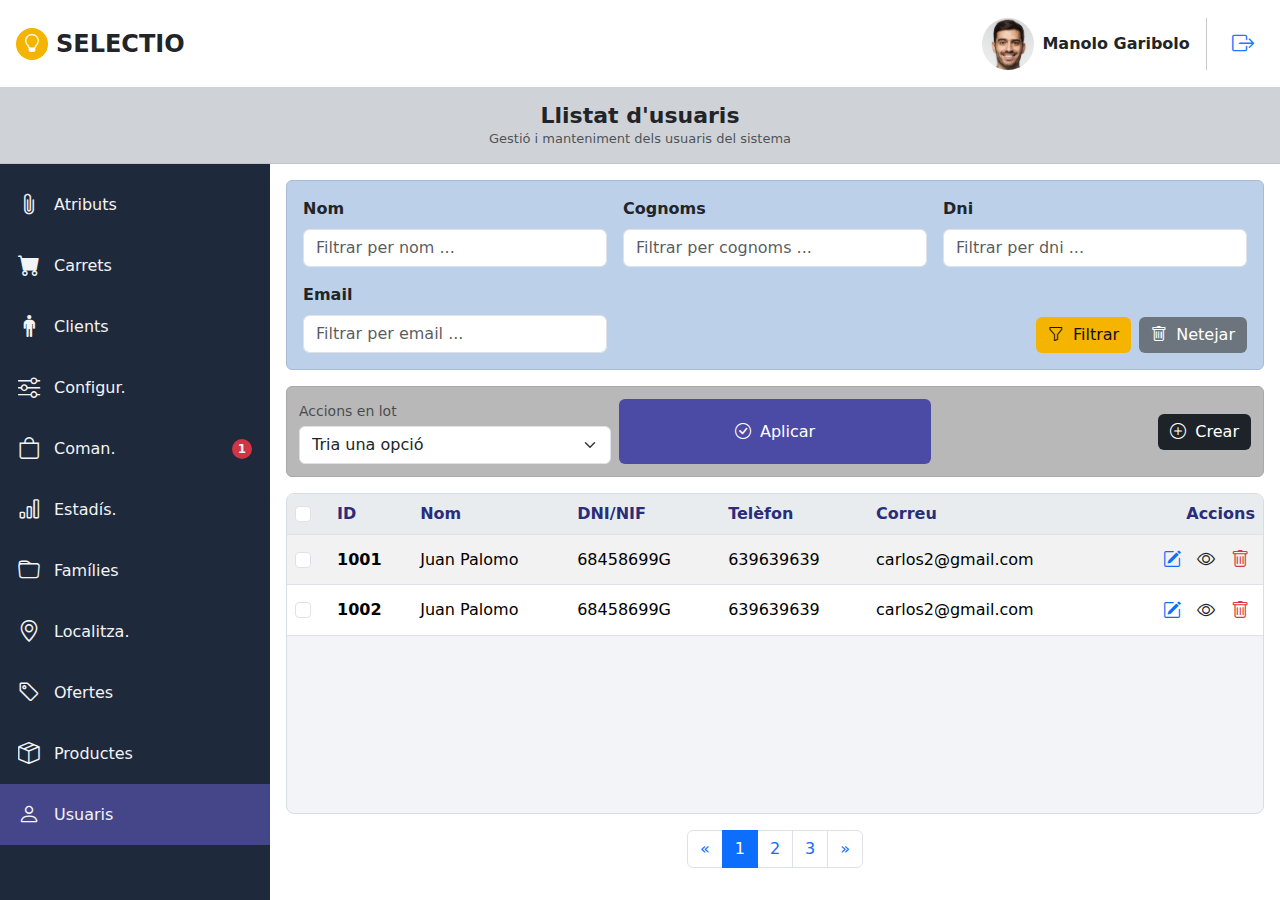
<file: DIW/Bootstrap/Proves/ProvaFinal/index.html>
<!doctype html>
<html lang="ca">
<head>
  <meta charset="utf-8" />
  <meta name="viewport" content="width=device-width, initial-scale=1" />
  <title>Selectio</title>

  <link href="https://cdn.jsdelivr.net/npm/bootstrap@5.3.8/dist/css/bootstrap.min.css" rel="stylesheet">
  <link rel="stylesheet" href="https://cdn.jsdelivr.net/npm/bootstrap-icons@1.11.3/font/bootstrap-icons.min.css">
  <link rel="stylesheet" href="css/style.css">
</head>

<body class="app-body">

  <!-- TOPBAR (FIXA) -->
  <header class="app-topbar">
    <div class="container-fluid h-100 px-3">
      <div class="d-flex align-items-center justify-content-between h-100">

        <!-- Logo -->
        <div class="d-flex align-items-center gap-2">
          <span class="brand-dot" aria-hidden="true">
            <i class="bi bi-lightbulb"></i>
          </span>
          <span class="fw-bold fs-4">SELECTIO</span>
        </div>

        <!-- Usuari -->
        <div class="d-flex align-items-center gap-3">

          <!-- Botó menú mòbil -->
          <button class="btn icon-btn d-lg-none" type="button"
                  data-bs-toggle="offcanvas" data-bs-target="#mobileMenu"
                  aria-controls="mobileMenu" aria-label="Obrir menú">
            <i class="bi bi-list"></i>
          </button>

          <div class="d-flex align-items-center gap-2">
            <img src="img/foto_persona.png" alt="Avatar" class="avatar rounded-circle">
            <span class="fw-semibold d-none d-sm-inline">Manolo Garibolo</span>
          </div>

          <div class="vr d-none d-sm-block"></div>

          <button class="btn icon-btn" type="button" aria-label="Tancar sessió">
            <i class="bi bi-box-arrow-right"></i>
          </button>

        </div>
      </div>
    </div>
  </header>

  <!-- TITLEBAR (FIXA) -->
  <section class="app-titlebar">
    <div class="container-fluid text-center">
      <h1 class="m-0 fw-bold">Llistat d'usuaris</h1>
      <p class="m-0 text-muted">Gestió i manteniment dels usuaris del sistema</p>
    </div>
  </section>

  <!-- OFFCANVAS MÒBIL (sense scroll quan està obert) -->
  <div class="offcanvas offcanvas-start app-offcanvas"
       tabindex="-1" id="mobileMenu"
       data-bs-scroll="false" data-bs-backdrop="true">
    <div class="offcanvas-header">
      <div class="d-flex align-items-center gap-2">
        <span class="brand-dot" aria-hidden="true"><i class="bi bi-lightbulb"></i></span>
        <strong>SELECTIO</strong>
      </div>
      <button type="button" class="btn-close" data-bs-dismiss="offcanvas" aria-label="Tancar"></button>
    </div>
    <div class="offcanvas-body p-0">
      <nav class="sidebar-nav">
        <a class="sidebar-link" href="#"><i class="bi bi-paperclip"></i><span>Atributs</span></a>
        <a class="sidebar-link" href="#"><i class="bi bi-cart-fill"></i><span>Carrets</span></a>
        <a class="sidebar-link" href="#"><i class="bi bi-person-standing"></i><span>Clients</span></a>
        <a class="sidebar-link" href="#"><i class="bi bi-sliders"></i><span>Configur.</span></a>
        <a class="sidebar-link" href="#">
          <i class="bi bi-bag"></i><span>Coman.</span>
          <span class="ms-auto badge bg-danger rounded-circle d-flex align-items-center justify-content-center sidebar-badge">1</span>
        </a>
        <a class="sidebar-link" href="#"><i class="bi bi-bar-chart"></i><span>Estadís.</span></a>
        <a class="sidebar-link" href="#"><i class="bi bi-folder"></i><span>Famílies</span></a>
        <a class="sidebar-link" href="#"><i class="bi bi-geo-alt"></i><span>Localitza.</span></a>
        <a class="sidebar-link" href="#"><i class="bi bi-tag"></i><span>Ofertes</span></a>
        <a class="sidebar-link" href="#"><i class="bi bi-box-seam"></i><span>Productes</span></a>
        <a class="sidebar-link active" href="#"><i class="bi bi-person"></i><span>Usuaris</span></a>
      </nav>
    </div>
  </div>

  <!-- LAYOUT -->
  <div class="app-layout">

    <!-- SIDEBAR (FIXA en escriptori) -->
    <aside class="app-sidebar d-none d-lg-block">
      <nav class="sidebar-nav">
        <a class="sidebar-link" href="#"><i class="bi bi-paperclip"></i><span>Atributs</span></a>
        <a class="sidebar-link" href="#"><i class="bi bi-cart-fill"></i><span>Carrets</span></a>
        <a class="sidebar-link" href="#"><i class="bi bi-person-standing"></i><span>Clients</span></a>
        <a class="sidebar-link" href="#"><i class="bi bi-sliders"></i><span>Configur.</span></a>
        <a class="sidebar-link" href="#">
          <i class="bi bi-bag"></i><span>Coman.</span>
          <span class="ms-auto badge bg-danger rounded-circle d-flex align-items-center justify-content-center sidebar-badge">1</span>
        </a>
        <a class="sidebar-link" href="#"><i class="bi bi-bar-chart"></i><span>Estadís.</span></a>
        <a class="sidebar-link" href="#"><i class="bi bi-folder"></i><span>Famílies</span></a>
        <a class="sidebar-link" href="#"><i class="bi bi-geo-alt"></i><span>Localitza.</span></a>
        <a class="sidebar-link" href="#"><i class="bi bi-tag"></i><span>Ofertes</span></a>
        <a class="sidebar-link" href="#"><i class="bi bi-box-seam"></i><span>Productes</span></a>
        <a class="sidebar-link active" href="#"><i class="bi bi-person"></i><span>Usuaris</span></a>
      </nav>
    </aside>

    <!-- MAIN -->
    <main class="app-main">

      <!-- FILTRES -->
      <section class="filters-panel rounded-2">
        <div class="container-fluid p-0">
          <div class="row g-3 align-items-end">

            <div class="col-12 col-lg-4">
              <label class="form-label fw-semibold">Nom</label>
              <input class="form-control" type="text" placeholder="Filtrar per nom ..." aria-label="Filtrar per nom">
            </div>

            <div class="col-12 col-lg-4">
              <label class="form-label fw-semibold">Cognoms</label>
              <input class="form-control" type="text" placeholder="Filtrar per cognoms ..." aria-label="Filtrar per cognoms">
            </div>

            <div class="col-12 col-lg-4">
              <label class="form-label fw-semibold">Dni</label>
              <input class="form-control" type="text" placeholder="Filtrar per dni ..." aria-label="Filtrar per dni">
            </div>

            <div class="col-12 col-lg-4">
              <label class="form-label fw-semibold">Email</label>
              <input class="form-control" type="email" placeholder="Filtrar per email ..." aria-label="Filtrar per email">
            </div>

            <div class="col-12 col-lg-8 d-grid d-lg-flex justify-content-lg-end gap-2">
              <button class="btn btn-filtrar">
                <i class="bi bi-funnel me-1"></i> Filtrar
              </button>
              <button class="btn btn-netejar">
                <i class="bi bi-trash me-1"></i> Netejar
              </button>
            </div>

          </div>
        </div>
      </section>

      <!-- BARRA ACCIONS -->
      <section class="actions-bar rounded-2 mt-3">
        <div class="container-fluid p-0">
          <div class="row g-2 align-items-center">

            <div class="col-12 col-lg-8">
              <div class="row g-2">
                <div class="col-12 col-md-6">
                  <label class="form-label small text-muted mb-1">Accions en lot</label>
                  <select class="form-select" aria-label="Accions en lot">
                    <option selected>Tria una opció</option>
                    <option>Activar</option>
                    <option>Desactivar</option>
                    <option>Eliminar</option>
                  </select>
                </div>

                <div class="col-12 col-md-6 d-grid">
                  <button class="btn btn-aplicar">
                    <i class="bi bi-check-circle me-1"></i> Aplicar
                  </button>
                </div>
              </div>
            </div>

            <div class="col-12 col-lg-4 d-grid d-lg-flex justify-content-lg-end">
              <button class="btn btn-crear">
                <i class="bi bi-plus-circle me-1"></i> Crear
              </button>
            </div>

          </div>
        </div>
      </section>

      <!-- TAULA (NOMÉS ESCRIPTORI) -->
      <section class="table-shell d-none d-lg-flex mt-3">
        <div class="table-scroll">
          <table class="table align-middle table-striped mb-0">
            <thead class="table-head">
              <tr>
                <th class="col-check"><input class="form-check-input" type="checkbox" aria-label="Seleccionar tots"></th>
                <th>ID</th>
                <th>Nom</th>
                <th>DNI/NIF</th>
                <th>Telèfon</th>
                <th>Correu</th>
                <th class="text-end">Accions</th>
              </tr>
            </thead>
            <tbody>
              <!-- Exemple files -->
              <tr>
                <td><input class="form-check-input" type="checkbox" aria-label="Seleccionar fila 1001"></td>
                <td class="fw-bold">1001</td>
                <td>Juan Palomo</td>
                <td>68458699G</td>
                <td>639639639</td>
                <td>carlos2@gmail.com</td>
                <td class="text-end">
                  <button class="btn btn-action text-primary" aria-label="Editar"><i class="bi bi-pencil-square"></i></button>
                  <button class="btn btn-action text-dark" aria-label="Vore"><i class="bi bi-eye"></i></button>
                  <button class="btn btn-action text-danger" aria-label="Eliminar"><i class="bi bi-trash"></i></button>
                </td>
              </tr>

              <tr>
                <td><input class="form-check-input" type="checkbox" aria-label="Seleccionar fila 1002"></td>
                <td class="fw-bold">1002</td>
                <td>Juan Palomo</td>
                <td>68458699G</td>
                <td>639639639</td>
                <td>carlos2@gmail.com</td>
                <td class="text-end">
                  <button class="btn btn-action text-primary" aria-label="Editar"><i class="bi bi-pencil-square"></i></button>
                  <button class="btn btn-action text-dark" aria-label="Vore"><i class="bi bi-eye"></i></button>
                  <button class="btn btn-action text-danger" aria-label="Eliminar"><i class="bi bi-trash"></i></button>
                </td>
              </tr>

              <!-- ... més files -->
            </tbody>
          </table>
        </div>

        <nav class="py-3 d-flex justify-content-center">
          <ul class="pagination mb-0">
            <li class="page-item"><a class="page-link" href="#" aria-label="Anterior">&laquo;</a></li>
            <li class="page-item active"><a class="page-link" href="#">1</a></li>
            <li class="page-item"><a class="page-link" href="#">2</a></li>
            <li class="page-item"><a class="page-link" href="#">3</a></li>
            <li class="page-item"><a class="page-link" href="#" aria-label="Següent">&raquo;</a></li>
          </ul>
        </nav>
      </section>

      <!-- TARGETES (NOMÉS MÒBIL) -->
      <section class="d-lg-none mt-3">

        <article class="user-card mb-3">
          <div class="d-flex align-items-center justify-content-center gap-2 py-2">
            <strong>Seleccionar</strong>
            <input class="form-check-input" type="checkbox" aria-label="Seleccionar usuari 1001">
          </div>

          <div class="user-card-body">
            <p class="m-0 fw-bold text-center">ID: 1001</p>
            <hr class="my-2">
            <p class="m-0"><strong>Nom:</strong> Juan Palomo</p>
            <p class="m-0"><strong>DNI/NIF:</strong> 68458699G</p>
            <p class="m-0"><strong>Telèfon:</strong> 639639639</p>
            <p class="m-0"><strong>Correu:</strong> carlos2@gmail.com</p>

            <div class="d-flex justify-content-center gap-3 pt-2">
              <button class="btn btn-action text-primary" aria-label="Editar"><i class="bi bi-pencil-square"></i></button>
              <button class="btn btn-action text-dark" aria-label="Vore"><i class="bi bi-eye"></i></button>
              <button class="btn btn-action text-danger" aria-label="Eliminar"><i class="bi bi-trash"></i></button>
            </div>
          </div>
        </article>

        <!-- ... més targetes -->

        <nav class="py-3 d-flex justify-content-center">
          <ul class="pagination mb-0">
            <li class="page-item"><a class="page-link" href="#" aria-label="Anterior">&laquo;</a></li>
            <li class="page-item active"><a class="page-link" href="#">1</a></li>
            <li class="page-item"><a class="page-link" href="#">2</a></li>
            <li class="page-item"><a class="page-link" href="#">3</a></li>
            <li class="page-item"><a class="page-link" href="#" aria-label="Següent">&raquo;</a></li>
          </ul>
        </nav>
      </section>

    </main>
  </div>

  <script src="https://cdn.jsdelivr.net/npm/bootstrap@5.3.8/dist/js/bootstrap.bundle.min.js"></script>
</body>
</html>
</file>
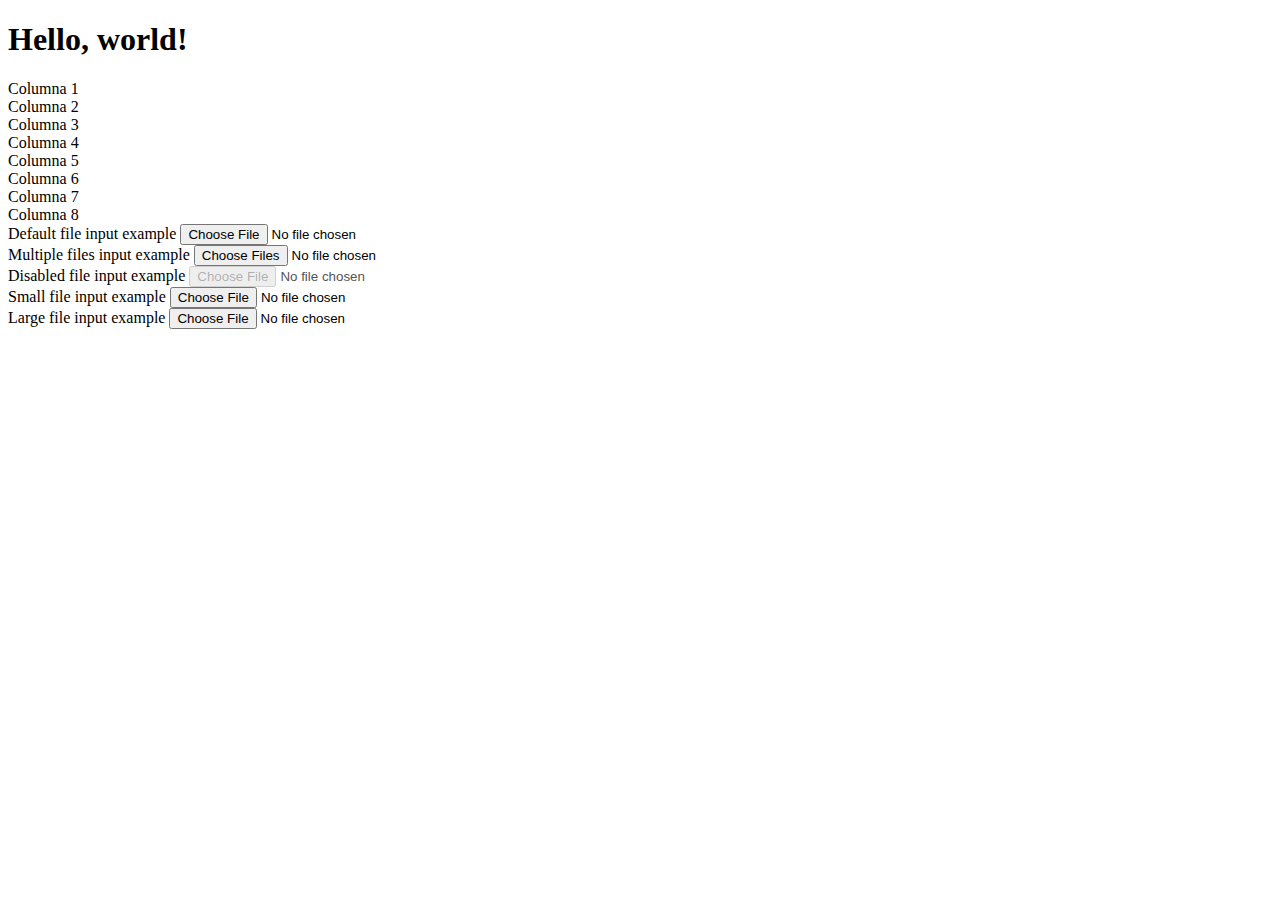
<file: DIW/Bootstrap/Proves/provesCol.html>
<!doctype html>
<html lang="ca">
  <head>
    <meta charset="utf-8">
    <meta name="viewport" content="width=device-width, initial-scale=1">
    <title>Prova Bootstrap</title>
    <link href="https://cdn.jsdelivr.net/npm/bootstrap@5.3.8/dist/css/bootstrap.min.css" rel="stylesheet" integrity="sha384-sRIl4kxILFvY47J16cr9ZwB07vP4J8+LH7qKQnuqkuIAvNWLzeN8tE5YBujZqJLB" crossorigin="anonymous">
  </head>
  <body>
    <h1>Hello, world!</h1>

    <div class="container text-center">
    <div class="row align-items-start">

        <div class="col border border-2 border-primary col-6 col-md-4 col-lg-3">
        Columna 1
        </div>
        <div class="col border border-2 border-secondary col-6 col-md-4 col-lg-3">
        Columna 2
        </div>
        <div class="col border border-2 border-success col-12 col-md-4 col-lg-3">
        Columna 3
        </div>
        <div class="col border border-2 border-info col-12 col-md-6 col-lg-3">
        Columna 4
        </div>
        <div class="col border border-2 border-warning col-4 col-md-6 col-lg-6">
        Columna 5
        </div>
        <div class="col border border-2 border-dark col-4 col-md-6 col-lg-6">
        Columna 6
        </div>
        <div class="col border border-2 border-danger col-4 col-md-6 col-lg-12">
        Columna 7
        </div>
        <div class="col border border-2 border-dark col-12 col-md-12 col-lg-12">
        Columna 8
        </div>
    </div>
    </div>

    <div class="mb-3">
  <label for="formFile" class="form-label">Default file input example</label>
  <input class="form-control" type="file" id="formFile">
</div>
<div class="mb-3">
  <label for="formFileMultiple" class="form-label">Multiple files input example</label>
  <input class="form-control" type="file" id="formFileMultiple" multiple>
</div>
<div class="mb-3">
  <label for="formFileDisabled" class="form-label">Disabled file input example</label>
  <input class="form-control" type="file" id="formFileDisabled" disabled>
</div>
<div class="mb-3">
  <label for="formFileSm" class="form-label">Small file input example</label>
  <input class="form-control form-control-sm" id="formFileSm" type="file">
</div>
<div>
  <label for="formFileLg" class="form-label">Large file input example</label>
  <input class="form-control form-control-lg" id="formFileLg" type="file">
</div>

    <script src="https://cdn.jsdelivr.net/npm/bootstrap@5.3.8/dist/js/bootstrap.bundle.min.js" integrity="sha384-FKyoEForCGlyvwx9Hj09JcYn3nv7wiPVlz7YYwJrWVcXK/BmnVDxM+D2scQbITxI" crossorigin="anonymous"></script>
  </body>
</html>
</file>
<file: DIW/EsqueletBackOffice/css/style.css>
body {
    font-family: 'Roboto', sans-serif;
}

:root{
--color-primari: #539041;
--color-secondari: #47488E;
--color-terciari: #F6B01F;
--color-quaternari: #ECECEC;
--color-text: #ffffff;
}

/* HEADER */

header{
  margin-bottom: -10px;
}

header .LogoHeader{
  float: inline-start;
}

header .logo{
  width: 112px;
  height: auto;display: block;
  margin-left: -8px;
}

header .login{
  padding-top: 15px;
  float: inline-end;
  display: flex;
  justify-content: center;
  color: var(--color-secondari);
}

header .avatar{
  width: 80px;
  height: auto;
  border-radius: 50px;
  margin-right: 16px;
}
header span{
  margin-top: 25px;
  margin-right: 17px;
}

header .barra {
  text-decoration: none;
  margin-top: 13px;
  width: 1px;
  height: 45px;
  background-color: var(--color-secondari);
  margin-right: 16px;
}

.login .fa-solid{
  
  margin-top: 27px;
  padding-right: 14px;
}

/* SECCIÓ ENTRE HEADER I MAIN */
main .submenuHeader{
  background-color: var(--color-secondari);
  color: var(--color-text);
  width: 100%;
  height: 51px;
  text-align: center;
  display: flex;
  justify-content: center;
}

/* MENÚ VERTICAL */
.menuVertical {
  background-color: var(--color-primari);
  min-height: 900px;
  padding: 0;
  margin: 0;
}

.menuVertical ul {
  list-style: none;
  padding: 0;
  margin: 0;
}

.menuVertical li {
  color: var(--color-text);
  padding: 16px 20px;
  align-items: center;
  gap: 8px;
  font-size: 16px;
  border-bottom: 1px solid var(--color-quaternari);
  cursor: pointer;
}

main .fa-solid{  
  margin-right: 5px;
}

.cerrar{
  display: none;
}

.menuVertical li:hover {
  background-color: var(--color-secondari);
}

.menuVertical li.activat {
  background-color: var(--color-secondari);
}

.menuVertical i {
  width: 20px;
  text-align: center;
  font-size: 16px;
}

/* LLEVAR EL PADDING DE L'ESQUERRA */
.no-padding {
  padding-left: 0 !important;
  padding-right: 0 !important;
}

/* FORMULARI */
.contentArea {
  background-color: var(--color-quaternari);
  padding: 13px 15px;
}

.fila-filtres label {
  color: var(--color-secondari);
  display: block;
  font-size: 16px;
  padding-bottom: 13px;
}

.fila-filtres input {
  width: 100%;
  padding: 6.5px;
  border: 1px solid var(--color-secondari);
  border-radius: 6px;
  margin-bottom: 20px;
  font-size: 15px;
  display: flex;
  float: inline-start;
}

.botons {
  display: flex;
  float: inline-end;
  gap: 15px;
}

.btn {
  margin-top: -8px;
  padding: 9px 18px;
  border: none;
  font-size: 15px;
  border-radius: 5px;
  cursor: pointer;
}

.btn.buscar {
  background-color: var(--color-terciari);
  color: var(--color-text);
}

.btn.netejar {
  background-color: #9c9c9c;
  color: var(--color-text);
}

.btn:hover {
  font-weight: 600;
  opacity: 0.9;
}


.menuVertical li {
  transition: background-color 0.2s, font-weight 0.2s;
}

.menuVertical li:hover {
  background-color: var(--color-secondari);
  font-weight: 600;
}

/* ---------------- MOBILE ≤ 777px ---------------- */
@media (max-width: 777px) {

  /* Mostrar icono hamburguesa */
  .btn-hamburguesa {    
    font-size: 40px;
    margin-top: 29px;
    padding: auto;
    color: var(--color-secondari);
    cursor: pointer;
    display: block;
    float: inline-start;
    margin-right: 110px;
  }


  /* Ocultar menú vertical per defecte */
  .menuVertical {    
    display: none;
    position: absolute;
    top: 150px; 
    left: 0;
    width: 100%;
    z-index: 999;
    min-height: 500px;    
  }

  .cerrar{
    display: block;
  }

  .LogoHeader{
    float: right;
    display: flex;
    justify-content: center;
    position: relative;
  }

  .logo {
    width: 112px;
    height: auto;
    display: flex;
    justify-content: center;
  }
    

  /* LOGIN — només foto visible */
  .login span,
  .login .barra,
  .login .logout {
    display: none !important;
  }

  header .avatar{
    width: 65px;
    margin-top: 5px;
    margin-right: -7px;
    border-radius: 50px;
}

  .login {
    margin-right: 5px;
  }

  .botons{
    display: block;
  }

  .btn {
    margin-top: -8px;
    padding: 9px 58px;
    border: none;
    font-size: 15px;
    border-radius: 5px;
    cursor: pointer;
  }
  .btn.buscar {
    display: block;
    
    
    background-color: var(--color-terciari);
    color: var(--color-text);
  }

.btn.netejar {
  float: left;
  background-color: #9c9c9c;
  color: var(--color-text);
}
}

/* ---------------- DESKTOP > 777px ---------------- */
@media (min-width: 778px) {
  .btn-hamburguesa {
    display: none;
  }

  .menuVertical {
    display: block !important;
  }
}
</file>
<file: DIW/EsqueletBackOffice/css/template_grid3.css>
*, ::after, ::before {
  box-sizing: border-box;
}

body {
  margin:0;
}
.container-fluid {
  width: 100%;
  padding-right: 15px;
  padding-left: 15px;
  margin-right: auto;
  margin-left: auto;
}

.container {
  padding-right: 15px;
  padding-left: 15px;
  margin-right: auto;
  margin-left: auto;
}

.sense-separacio {
  margin-right: 0 !important;
  margin-left: 0 !important;
}

.sense-separacio .col {
  padding-right: 0 !important;
  padding-left: 0 !important;
}

.sense-separacio [class*="col"] {
  padding-right: 0 !important;
  padding-left: 0 !important;
}

/** posem el pròxim codi perquè sino posem 12 columnes (que en posem menys en una fila)
     * els elements HTML que haja després de la fila actual no ocupen l'espai 
     *que falta de les columnes fins al final i que vagen en una altra fila */

.row {
  margin-right: -15px;
  margin-left: -15px;
  display: flex;
  flex-wrap: wrap;
}

.row > * {
  flex-shrink: 0;
  width: 100%;
  max-width: 100%;
}

/***
    *Dividint el total de la pantalla entre 12.   Cada tros és una columna:
    
    *100 / 12 columnes = 8.33%
    */
/** si no diguem res ocupa el 100% */    
.col {
  flex-basis: 0;
  flex-grow: 1;
  max-width: 100%;
}
.col-1 {
  flex: 0 0 auto;
  width: 8.3333333333%;
}

.col-2 {
  flex: 0 0 auto;
  width: 16.6666666667%;
}

.col-3 {
  flex: 0 0 auto;
  width: 25%;
}

.col-4 {
  flex: 0 0 auto;
  width: 33.3333333333%;
}

.col-5 {
  flex: 0 0 auto;
  width: 41.6666666667%;
}

.col-6 {
  flex: 0 0 auto;
  width: 50%;
}

.col-7 {
  flex: 0 0 auto;
  width: 58.3333333333%;
}

.col-8 {
  flex: 0 0 auto;
  width: 66.6666666667%;
}

.col-9 {
  flex: 0 0 auto;
  width: 75%;
}

.col-10 {
  flex: 0 0 auto;
  width: 83.3333333333%;
}

.col-11 {
  flex: 0 0 auto;
  width: 91.6666666667%;
}

.col-12 {
  flex: 0 0 auto;
  width: 100%;
}

[class*="col"] {
  padding-right: 15px;
  padding-left: 15px;
}

/** apartat responsive */

@media only screen and (max-width: 767px) {
  /* For mobile phones: */
  .row {
    flex-direction: column;
  }
  .container {
    width: 100%;
  }
  [class*="col-"] {
    width: 100%;
  }
}

@media only screen and (min-width: 768px) {
  /* For tablets and */
  .container {
    width: 738px;
  }
}

@media only screen and (min-width: 769px) {
  .container {
    width: 739px;
  }
}

@media only screen and (min-width: 992px) {
  .container {
    width: 960px;
  }
}

@media only screen and (min-width: 1200px) {
  .container {
    width: 1140px;
  }
}






/* Responsive */


/* @media only screen and (max-width: 767px) {
    .nav-menu {
        flex-direction: column;
        gap: 1rem;
    }
    
    .header-icons {
        justify-content: flex-start;
        margin-top: 1rem;
    }
    
    .main-title {
        font-size: 2rem;
    }
    
    .footer-section {
        margin-bottom: 2rem;
    }
} */
</file>
<file: DIW/MaquetWeb/css/template_grid3.css>
*, ::after, ::before {
  box-sizing: border-box;
}

body {
  margin:0;
}
.container-fluid {
  width: 100%;
  padding-right: 15px;
  padding-left: 15px;
  margin-right: auto;
  margin-left: auto;
}

.container {
  padding-right: 15px;
  padding-left: 15px;
  margin-right: auto;
  margin-left: auto;
}

.sense-separacio {
  margin-right: 0 !important;
  margin-left: 0 !important;
}

.sense-separacio .col {
  padding-right: 0 !important;
  padding-left: 0 !important;
}

.sense-separacio [class*="col"] {
  padding-right: 0 !important;
  padding-left: 0 !important;
}

/** posem el pròxim codi perquè sino posem 12 columnes (que en posem menys en una fila)
     * els elements HTML que haja després de la fila actual no ocupen l'espai 
     *que falta de les columnes fins al final i que vagen en una altra fila */

.row {
  margin-right: -15px;
  margin-left: -15px;
  display: flex;
  flex-wrap: wrap;
}

.row > * {
  flex-shrink: 0;
  width: 100%;
  max-width: 100%;
}

/***
    *Dividint el total de la pantalla entre 12.   Cada tros és una columna:
    
    *100 / 12 columnes = 8.33%
    */
/** si no diguem res ocupa el 100% */    
.col {
  flex-basis: 0;
  flex-grow: 1;
  max-width: 100%;
}
.col-1 {
  flex: 0 0 auto;
  width: 8.3333333333%;
}

.col-2 {
  flex: 0 0 auto;
  width: 16.6666666667%;
}

.col-3 {
  flex: 0 0 auto;
  width: 25%;
}

.col-4 {
  flex: 0 0 auto;
  width: 33.3333333333%;
}

.col-5 {
  flex: 0 0 auto;
  width: 41.6666666667%;
}

.col-6 {
  flex: 0 0 auto;
  width: 50%;
}

.col-7 {
  flex: 0 0 auto;
  width: 58.3333333333%;
}

.col-8 {
  flex: 0 0 auto;
  width: 66.6666666667%;
}

.col-9 {
  flex: 0 0 auto;
  width: 75%;
}

.col-10 {
  flex: 0 0 auto;
  width: 83.3333333333%;
}

.col-11 {
  flex: 0 0 auto;
  width: 91.6666666667%;
}

.col-12 {
  flex: 0 0 auto;
  width: 100%;
}

[class*="col"] {
  padding-right: 15px;
  padding-left: 15px;
}

/** apartat responsive */

@media only screen and (max-width: 767px) {
  /* For mobile phones: */
  .row {
    flex-direction: column;
  }
  .container {
    width: 100%;
  }
  [class*="col-"] {
    width: 100%;
  }
}

@media only screen and (min-width: 768px) {
  /* For tablets and */
  .container {
    width: 738px;
  }
}

@media only screen and (min-width: 769px) {
  .container {
    width: 739px;
  }
}

@media only screen and (min-width: 992px) {
  .container {
    width: 960px;
  }
}

@media only screen and (min-width: 1200px) {
  .container {
    width: 1140px;
  }
}






/* Responsive */
@media only screen and (max-width: 767px) {
    .nav-menu {
        flex-direction: column;
        gap: 1rem;
    }
    
    .header-icons {
        justify-content: flex-start;
        margin-top: 1rem;
    }
    
    .main-title {
        font-size: 2rem;
    }
    
    .footer-section {
        margin-bottom: 2rem;
    }
}
</file>
<file: DIW/MaquetWeb/css/style.css>
/* General Styles */
body {
    font-family: 'Inter', sans-serif;
    color: #1f2937;
    line-height: 1.6;
}

/* Header */
header {
  padding: 1.25rem 0;
  border-bottom: 1px solid #646466;
}

a {
    text-decoration: none;
    color: inherit;
    cursor: pointer;
    transition: color 0.3s ease;
}

.logo img{
  height: 88px;
  width: auto;
  display: block;
  float: left;
}

.nav-menu ul{
  display: flex;
  justify-content: center;
  list-style: none;
  margin: 0;
  border: 1px solid #c41414;
  padding: 18px;
  padding-top: 30px;
}

.nav-menu li a {
  font-size: 17px;
  font-weight: bold;
  text-decoration: none;
  transition: color 0.3s ease;
  transition: background-color 0.3s ease;
  border: 1px solid rgb(87, 87, 87);
  padding-top: 18px;
  padding-right: 22px;
  padding-left: 22px;
  padding-bottom: 18px;
  text-align: center;
}

.home1{
  border-radius: 12px 0px 0px 12px;
  background-color: rgb(138, 179, 207);
  color: white;
}
.contactar1{
  border-radius: 0px 12px 12px 0px;
}

.nav-menu li a:hover {
  transition: background-color 0.3s ease;
  background-color: rgb(138, 179, 207);
  color: white;
}


.header-icons {
  padding-top: 30px;
  display: flex;
  justify-content: flex-end;
  gap: 1.2rem;
}

.header-icons i {
  font-size: 1.6rem;
  transition: color 0.3s ease;
}

.header-icons i:hover {
  color: rgb(138, 179, 207);
}


/* Main content */
main {
    padding: 1.3rem 0;
}

.main-title {
    font-size: 17px;
    text-align: center;
}

/* ---------- FOOTER ---------- */
footer {
  border-top: 1px solid #ccc;
  margin-top: 1.5rem;
  font-size: 14px;
  color: #1f2937;
}



.footer-content {
  border-top: 1px solid #ddd;
  border-bottom: 1px solid #ddd;
  padding: 1.5rem 0;
}

footer h4 {
  font-size: 15px;
  font-weight: 700;
  margin-bottom: 0.7rem;
}

footer ul {
  list-style: none;
  padding: 0;
  margin: 0;
}

footer li {
  margin-bottom: 0.4rem;
  display: flex;
  align-items: center;
}

footer li i {
  margin-right: 8px;
  font-size: 0.8rem;
  color: #1f2937;
  position: relative;
  top: 1px;
}

footer li a {
  color: #1f2937;
  text-decoration: none;
  transition: color 0.3s ease;
}

footer li a:hover {
  color: #808080;
}

/* Redes sociales */
.social-icons {
  display: flex;
  gap: 12px;
  margin-top: 0.4rem;
}

.social-icons i {
  font-size: 1.2rem;
  transition: color 0.3s ease;
}

.social-icons i:hover {
  color: #808080;
}

/* Métodos de pago */
.payment-icons {
  display: flex;
  flex-wrap: wrap;
  justify-content: flex-start;
  align-items: center;
  gap: 10px;
  padding-top: 1.5rem;
}

.payment-icons img {
  height: 26px;
  object-fit: contain;
  transition: opacity 0.3s ease;
}

.payment-icons img:hover {
  opacity: 0.7;
}

/* Footer inferior */
.footer-bottom {
  text-align: center;
  padding: 1rem 0 0.5rem;
  font-size: 13px;
  color: #333;
}

/* Responsive (opcional, pero recomendado) */
@media (max-width: 768px) {
  .footer-content {
    flex-direction: column;
  }

  .col-2 {
    width: 100% !important;
    margin-bottom: 1rem;
  }

  .payment-icons {
    justify-content: center;
  }
}
</file>
<file: DIW/UD6ACTFINAL/css/style.css>
*, ::after, ::before {
    box-sizing: border-box;    
    font-family: Ubuntu, system-ui, "Helvetica Neue", Helvetica, Arial, sans-serif;
}

body {
    margin:0;
    font-family: Arial, sans-serif;
}
.container-fluid {
    width: 100%;
    padding-right: 15px;
    padding-left: 15px;
    margin-right: auto;
    margin-left: auto;
}

.container {
    width: 100%;
    padding-right: 5px;
    padding-left: 5px;
    margin-right: 10px;
    margin-left: 10px;
}

.sense-separacio {
    margin-right: 0 !important;
    margin-left: 0 !important;
}

.sense-separacio .col {
    padding-right: 0 !important;
    padding-left: 0 !important;
}

.sense-separacio [class*="col"] {
    padding-right: 0 !important;
    padding-left: 0 !important;
}

.row {
    margin-right: 68px;
    margin-left: -15px;
    display: flex;
    flex-wrap: wrap;
    align-items: center;
}

.row > * {
    flex-shrink: 0;
    width: 100%;
    max-width: 100%;
}

.col {
    flex-basis: 0;
    flex-grow: 1;
    max-width: 100%;
}
.col-1 {
    flex: 0 0 auto;
    width: 8.3333333333%;
}

.col-2 {
    flex: 0 0 auto;
    width: 16.6666666667%;
}

.col-3 {
    flex: 0 0 auto;
    width: 25%;
}

.col-4 {
    flex: 0 0 auto;
    width: 33.3333333333%;
}

.col-5 {
    flex: 0 0 auto;
    width: 41.6666666667%;
}

.col-6 {
    flex: 0 0 auto;
    width: 50%;
}

.col-7 {
    flex: 0 0 auto;
    width: 58.3333333333%;
}

.col-8 {
    flex: 0 0 auto;
    width: 66.6666666667%;
}

.col-9 {
    flex: 0 0 auto;
    width: 75%;
}

.col-10 {
    flex: 0 0 auto;
    width: 83.3333333333%;
}

.col-11 {
    flex: 0 0 auto;
    width: 91.6666666667%;
}

.col-12 {
    flex: 0 0 auto;
    width: 100%;
}

[class*="col"] {
    padding-right: 15px;
    padding-left: 15px;
}


/* Estilos específicos para el header */
#main-header {
    background-color: #000000;
    border-bottom: 1px solid #e9ecef;
    padding: 8px 0;
    color: white;
}

.logo-container {
    display: flex;
    align-items: center;
}

.fotoLogo {
    float: left;
    height: 35px;
    width: auto;
    margin-right: 10px;
}

.logo {
    font-weight: bold;
    font-size: 16px;
}

nav ul {
    display: flex;
    list-style: none;
    margin: 0;
    padding: 0;
    justify-content: flex-end;
}

nav li {
    margin-left: 64px;
    font-size: 14px;
    font-weight: bold;
}

nav a {
    text-decoration: none;
    color: #ffffff;
}

nav a:hover {
    color: orangered;
}


/* Secció hero amb gradient morat */
#hero {
    background-image: 
    url('/DIW/UD6ACTFINAL/img/confeti.svg'),
    radial-gradient(80vw circle at 50% 10%, #3a2099 17%, #480c59 100%);
    background-repeat: no-repeat;
   
  
    font-family: Arial, sans-serif;    
    color: white;
    width: 100%;
    height: 980px;
    text-align: center;
}

#hero h1 {
    padding-top: 100px;
    padding-left: 70px;
    font-size: 63px;
    margin-bottom: 20px;
    font-weight: bold;
}

.textP p{
    font-size: 25px;    
    margin: 0 auto;
    line-height: 1.5;
    font-weight: normal;
    font-weight: bold;
}
.textP{
    margin-top: 32px;
    margin-left: 52px;
}





/* Estils per a les caixes de funcionalitats */
#funcionalitats {
    padding: 10px;
}

.caixa-funcionalitat {
    background-color: rgb(236, 88, 3);
    margin-left: 3%;
    border-radius: 12px;
    padding: 75px 30px;
    box-shadow: 0 5px 15px rgba(0, 0, 0, 0.08);
    transition: transform 0.3s ease, box-shadow 0.3s ease;
    height: 100%;
    width: 540px;
    display: flex;
    flex-direction: column;
}

.caixa-funcionalitat:hover {
    transform: translateY(-5px);
    box-shadow: 0 15px 30px rgba(0, 0, 0, 0.15);
}

.caixa-funcionalitat2 {
    margin-left: 30px;
    margin-right: 70px;
    background-color: rgb(92, 3, 236);
    border-radius: 12px;
    padding: 75px 30px;
    box-shadow: 0 5px 15px rgba(0, 0, 0, 0.08);
    transition: transform 0.3s ease, box-shadow 0.3s ease;
    height: 100%;
    width: 540px;
    display: flex;
    flex-direction: column;
}

.caixa-funcionalitat2:hover {
    transform: translateY(-5px);
    box-shadow: 0 15px 30px rgba(0, 0, 0, 0.15);
}

.icona-funcionalitat{
    width: 80px;
    display: flex;
    align-items: center; 
    margin-top: -18px;   
    margin-left: 7px;
}

.titol-funcionalitat{
    font-size: 40px;
    font-weight: bold;
    margin-bottom: 15px;
    color: #ffffff;
    margin-top: -47px;
    margin-left: -195px;
}

.titol-funcionalitat2{
    font-size: 40px;
    font-weight: bold;
    margin-bottom: 15px;
    color: #ffffff;
    margin-top: -47px;
    margin-left: -128px;
}

.text-funcionalitat{
    margin-left: 55px;
    margin-right: 30px;
    font-size: 15px;
    line-height: 1.6;
    color: #d6d6d6;
    text-align: justify;
    font-weight: bold;
}

.text-funcionalitat:hover{
    color: white;
}

.boto-funcionalitat{
    display: inline-block;
    color: white;
    font-size: 14px;
    font-weight: bold;
    padding-top: 24px;
    margin-bottom: -20px;
    margin-left: 67px;
    text-decoration: none;
    font-weight: bold;
    transition: background-color 0.3s ease;
    align-self: flex-start;
}

.boto-funcionalitat:hover {
    background-color: #2a176e;
}

/* Ajustos per al responsive */
@media (max-width: 768px) {
    #funcionalitats {
        padding: 50px 0;
    }
    
    .caixa-funcionalitat {
        margin-bottom: 30px;
    }
}


/** apartat responsive */

@media only screen and (max-width: 767px) {
    /* For mobile phones: */
    .row {
    flex-direction: column;
    }
    .container {
    width: 100%;
    }
    [class*="col-"] {
    width: 100%;
    }
}

@media only screen and (min-width: 768px) {
    /* For tablets and */
    .container {
    width: 738px;
    }
}

@media only screen and (min-width: 769px) {
    .container {
    width: 739px;
    }
}

@media only screen and (min-width: 992px) {
    .container {
    width: 960px;
    }
}

@media only screen and (min-width: 1200px) {
    .container {
    width: 100%;
    }
}
</file>
<file: DIW/Bootstrap/MaquetacioBOTF/css/style.css>
:root {
    --c-blanc: #ffffff;
    --c-gris: #cfd2d6;
    --c-blauClaret: #1E78FD;
    --c-blauMari: #1E293B;
    --c-morat: #47488E;
    --c-blauClar: #bcd0ea;
    --c-gris2: #b8b8b8;
    --c-blancTabla: #f2f4f7;
    --c-groc: #f4b400;
    --c-grisOscur: #30343a;
    --c-morat2: #4b4aa4;
    --c-textGris: #6c757d;
    
    --header-height: 88px;
}

body {
    background-color: var(--c-blanc);
    padding-top: var(--header-height); 
    font-family: 'Inter', -apple-system, BlinkMacSystemFont, "Segoe UI", Roboto, sans-serif;
    -webkit-font-smoothing: antialiased;
}


/* --- COLORS PERSONALITZATS --- */
.bg-blau-mari { 
  background-color: var(--c-blauMari); 
}
.bg-blau-clar { 
  background-color: var(--c-blauClar); 
}
.bg-morat { 
  background-color: var(--c-morat); 
}
.bg-groc { 
  background-color: var(--c-groc); 
}
.bg-gris-clar { 
  background-color: var(--c-blancTabla); 
}
.text-blau-claret { 
  color: var(--c-blauClaret); 
}
.text-morat { 
  color: var(--c-morat); 
}

.text-negre{
  color: var(--c-grisOscur);
}
.bg-negre{
  background-color: var(--c-grisOscur);
}
.text-blanc{
  color: var(--c-blanc);
}
.bg-negre:hover{
  background-color: var(--c-morat);
  color: var(--c-blanc);
}

/* --- HEADER --- */
.app-topbar {
  height: var(--header-height);
  border-bottom: 1px solid var(--c-gris);
  background-color: var(--c-blanc);
}

.brand-dot {
  width: 32px; height: 32px;
  font-size: 18px;
}

.avatar {
  width: 60px; height: 60px;
  object-fit: cover;
}
 

/* --- BARRA TITOL --- */
.barra-titol {
  top: var(--header-height);
  background-color: var(--c-gris);
  z-index: 1020;
}

/* --- SIDEBAR I LINKS --- */
.nav-link-custom {
  color: var(--c-blanc);
  background-color: var(--c-blauMari);
  transition: background-color 0.2s;
  display: block;
  width: 100%;
}

.sidebar-fixed {
  position: sticky;
  top: 166px;
  height: calc(100vh - 166px);
  overflow-y: auto;
}

.nav-link-custom:hover, 
.nav-link-custom.active {
  background-color: var(--c-morat);
  color: var(--c-blanc);
}

.menu-ic { 
  margin-right: 12px; 
  font-size: 1.2rem; 
}

.badge-custom { 
  width: 20px; 
  height: 20px; 
  font-size: 14px; 
}

/* --- BOTONS --- */
.btn-groc {
  background-color: var(--c-groc); 
  color: var(--c-blanc); 
  border: none;
}

.btn-groc:hover { 
  background-color: var(--c-blauMari); 
  color: var(--c-blanc); 
}


/* --- TAULA--- */
.actions-bar-bg { 
  background: var(--c-gris2); 
}

.select-rounded-start { 
  border-radius: 8px 0 0 8px; 
}

.sticky-th th {
  position: sticky; 
  top: 0; 
  z-index: 2;
  background: var(--c-gris); 
  color: var(--c-morat);
}

.user-card {
  border: 1px solid var(--c-blanc);
  background: var(--c-blancTabla);
}


/* --- COLORS PERSONALITZATS --- */
.bg-barra-gris { 
  background-color: var(--c-gris2); 
}
.btn-morat-aplicar { 
  background-color: var(--c-morat2); 
  color: var(--c-blanc); 
  border: none; 
}
.btn-morat-aplicar:hover { 
  background-color: var(--c-blauMari); 
  color: var(--c-blanc); 
}

.input-group{
  max-width: 265px;
}

.input-group > .form-floating {
  flex: 1 1 auto;
  width: 1%;
}
</file>
<file: DIW/Bootstrap/MaquetacioTF/css/style.css>
:root {
    --bg-body: #f8f9fa;
    --bg-blue-light: #d0e3ff;
    --text-blue: #0d6efd;
    --gray-card: #f1f3f5;
}

body {
    font-family: 'Space Grotesk', sans-serif;
    background-color: var(--bg-body);
    color: #212529;
}

/* Navbar & Sticky setup */
.navbar {
    background-color: white;
    border-bottom: 1px solid #eee;
}

.nav-link {
    color: #333;
    font-weight: 500;
    padding: 0.5rem 1rem !important;
    transition: background 0.2s;
}

.nav-link:hover {
    background-color: #e9ecef;
    color: #000;
}



.search-input {
    background-color: #f1f3f5;
    border: none;
    border-radius: 4px;
}

/* Hero Banner */
.hero-section {
    background-color: white;
    border-radius: 12px;
    overflow: hidden;
    margin-top: 2rem;
}

/* Custom Cards */
.category-card {
    background-color: white;
    border-radius: 12px;
    padding: 20px;
    text-align: center;
    border: none;
    height: 100%;
}
h5{
    margin-top: 5;
}

.category-img-wrapper {
    background-color: #eee;
    border-radius: 8px;
    margin-bottom: 15px;
    aspect-ratio: 1/1;
    display: flex;
    align-items: center;
    justify-content: center;
    overflow: hidden;
}
.category-img-wrapper img {
    width: 100%;
    height: 100%;
    object-fit: cover;
}

/* Oferta Limitada Banner */
 .offer-banner {
    background-color: #e7f0ff;
    border-radius: 15px;
}
.badge-offer {
    background-color: #b8d4ff;
    color: #0d6efd;
    border-radius: 50px;
    width: 210px;
    height: 40px;
    text-align: center;
    place-items: center;
    padding-top: 9px;
}
span.position-absolute.top-0.end-0{
    width:40px; 
    height:40px;
    cursor: pointer;
}

section span.fletxes {
    font-size: 25px;
    cursor: pointer;
}

/* Tres emojis */
.emojis{
    width: 80px; 
    height: 80px;
}

/* Footer */
.enllaç-hover {
    color: #6c757d;
    text-decoration: none;
    padding: 8px 12px;
    display: block;
    border-radius: 8px;
    transition: all 0.2s ease;
}

.enllaç-hover:hover {
    background-color: #f8f9fa;
    color: #212529;
    font-weight: 500;
}
</file>
<file: DIW/Bootstrap/Proves/ProvaFinal/css/style.css>
:root{
  --c-blanc: #ffffff;
  --c-gris: #cfd2d6;
  --c-blauClaret: #1E78FD;
  --c-blauMari: #1E293B;
  --c-morat: #47488E;
  --c-blauClar: #bcd0ea;

  --c-groc: #f4b400;
  --c-grisOscur: #30343a;
  --c-morat2: #4b4aa4;

  --topbar-h: 88px;
  --titlebar-h: 76px;
  --sidebar-w: 270px;
}

body{
    background:var(--c-blanc);
}

.app-body{
  background: var(--c-blanc);
  padding-top: calc(var(--topbar-h) + var(--titlebar-h));
}

/* TOPBAR */
.app-topbar{
  position: fixed;
  top:0; left:0; right:0;
  height: var(--topbar-h);
  z-index: 1030;
  background: var(--c-blanc);
  border-bottom: 1px solid var(--c-gris);
}

.brand-dot{
  width: 32px;
  height: 32px;
  display:inline-flex;
  align-items:center;
  justify-content:center;
  border-radius:50%;
  background: var(--c-groc);
  color: var(--c-blanc);
  font-size:18px;
}

.avatar{
  width: 52px;
  height: 52px;
  object-fit: cover;
}

.icon-btn{
  border: 0;
  background: transparent;
  padding: .4rem .6rem;
}
.icon-btn:hover{
  background: #eef1f4;
}
.icon-btn .bi{
  font-size: 22px;
}
.icon-btn .bi.bi-box-arrow-right{
  color: var(--c-blauClaret);
}

/* TITLEBAR */
.app-titlebar{
  position: fixed;
  top: var(--topbar-h);
  left: 0;
  right: 0;
  height: var(--titlebar-h);
  z-index: 1025;
  display:flex;
  align-items:center;
  background: var(--c-gris);
  border-bottom: 1px solid #bfc3c8;
}
.app-titlebar h1{ font-size: 22px; }
.app-titlebar p{ font-size: 13px; }

/* LAYOUT */
.app-layout{
  display: flex;
  width: 100%;
}

/* SIDEBAR */
.app-sidebar{
  position: fixed;
  top: calc(var(--topbar-h) + var(--titlebar-h));
  left: 0;
  width: var(--sidebar-w);
  height: calc(100vh - var(--topbar-h) - var(--titlebar-h));
  background: var(--c-blauMari);
  overflow: auto;
}

.sidebar-nav{
  display: flex;
  flex-direction: column;
  padding: 10px 0;
}

.sidebar-link{
  display:flex;
  align-items:center;
  gap: 14px;
  padding: 14px 18px;
  color: var(--c-blanc);
  text-decoration: none;
  opacity: .95;
}
.sidebar-link:hover{
  background: var(--c-morat);
}
.sidebar-link i{ font-size: 22px; }
.sidebar-link.active{
  background: var(--c-morat);
}
.sidebar-badge{
  width: 20px;
  height: 20px;
  font-size: 12px;
}

/* MAIN */
.app-main{
  width: 100%;
  padding: 16px;
}

/* en escriptori el main deixa espai al sidebar */
@media (min-width: 992px){
  body{ overflow: hidden; } /* clau: en PC no scrollem el body */
  .app-main{
    margin-left: var(--sidebar-w);
    height: calc(100vh - var(--topbar-h) - var(--titlebar-h));
    overflow: hidden; /* clau: el scroll va a la taula */
    display: flex;
    flex-direction: column;
    gap: 0;
  }
}

/* FILTRES */
.filters-panel{
  background: var(--c-blauClar);
  padding: 16px;
  border: 1px solid #aabbd6;
}

/* BOTONS */
.btn-filtrar{
  background: var(--c-groc);
  border: 0;
  color: #111;
}
.btn-filtrar:hover{
  background: var(--c-blauMari);
  color: var(--c-blanc);
}

.btn-netejar{
  background: #6c757d;
  border: 0;
  color: var(--c-blanc);
}
.btn-netejar:hover{
  background: var(--c-blauMari);
}

.btn-aplicar{
  background: var(--c-morat2);
  border: 0;
  color: var(--c-blanc);
}
.btn-aplicar:hover{
  background: var(--c-blauMari);
}

.btn-crear{
  background: #1e2329;
  border: 0;
  color: var(--c-blanc);
}
.btn-crear:hover{
  background: #000;
}

/* ACTIONS BAR */
.actions-bar{
  background: #b8b8b8;
  padding: 12px;
  border: 1px solid #a9a9a9;
}

/* TAULA (scroll només ací) */
.table-shell{
  flex: 1 1 auto;
  min-height: 0;
  display: flex;
  flex-direction: column;
}

.table-scroll{
  flex: 1 1 auto;
  min-height: 0;
  overflow: auto;
  border: 1px solid #d8dde3;
  border-radius: 8px;
  background: #f2f4f7;
}

.table-head th{
  position: sticky;
  top: 0;
  z-index: 2;
  background: #e9ecef;
  color: #2a2d7c;
  font-weight: 700;
}

.col-check{ width: 42px; }

/* botons accions */
.btn-action{
  border: 0;
  background: transparent;
  padding: .2rem .35rem;
}
.btn-action i{ font-size: 18px; }

/* TARGETES MÒBIL */
.user-card{
  border: 1px solid #e2e6ea;
  border-radius: 8px;
  background: #f2f4f7;
  overflow: hidden;
}
.user-card-body{
  padding: 12px 14px;
}
</file>
<file: DIW/UD6ACT9 - AVIÓ/css/estils.css>
/* RESETEIG BÀSIC: eliminem marges i ajustem mida dels elements */
* { box-sizing: border-box; margin: 0; padding: 0; }
html, body { height: 100%; }

body {
  font-family: "Playfair Display", serif;
  background: url("../fons_nivells/nivell1.jpg") no-repeat center center fixed;
  background-size: cover;
  color: #fff;
  overflow: hidden;
}

/* CANVI DE FONS segons el nivell seleccionat */
#nivell1:checked ~ .game-wrap {
  background: url("../fons_nivells/nivell1.jpg") no-repeat center center fixed;
  background-size: cover;
}

#nivell2:checked ~ .game-wrap {
  background: url("../fons_nivells/nivell2.jpg") no-repeat center center fixed;
  background-size: cover;
}

/* HEADER - MARCADOR DE PUNTS */
header {
  position: absolute;
  top: 11px;
  right: 10px;
  z-index: 100;
}

.marcador {
  background: rgba(174, 174, 180, 0.85);
  border-radius: 9px;
  padding: 12.5px 27px;
  box-shadow: 10px 10px 10px rgba(0,0,0,0.3);
  font-family: "Modak", cursive;
}

.marcador-inner .puntuation {
  display: none; /* amaguem el text "Score" */
}

.marcador-inner .valor {
  font-size: 32px;
  color: #a33125;
}

/* ÀREA PRINCIPAL DEL JOC */
.game-wrap {
  height: 100vh;
  display: flex;
  align-items: center;
  justify-content: center;
}

.game-area {
  width: 100%;
  height: 100%;
  background: transparent;
  position: relative;
  overflow: hidden;
}

/* AVIÓ DEL JUGADOR */
.avio {
  position: absolute;
  width: 120px;
  height: 56px;
  top: 6.3%;
  left: 2.4%;
  transform: translate(-50%, -50%);
  background-repeat: no-repeat;
  background-size: contain;
  image-rendering: pixelated;
  animation: flotar 1.2s ease-in-out infinite; /* efecte de flotació */
  transition: all 0.2s ease;
  z-index: 10;
}

/* Animació de flotació de l’avió */
@keyframes flotar {
  0%, 100% {
    transform: translate(-50%, -50%) translateY(0px);
  }
  50% {
    transform: translate(-50%, -50%) translateY(-10px);
  }
}

/* BARRA INFERIOR amb botons */
.barre-inferior {
  position: fixed;
  bottom: 0;
  width: 100%;
  background: rgba(14, 13, 13, 0.589);
  padding: 13px 0;
}

.barra-content {
  display: flex;
  justify-content: center;
  gap: 20px;
}

/* ESTIL DELS BOTONS */
.btn {
  display: inline-flex;
  align-items: center;
  justify-content: center;
  gap: 6px;
  padding: 17px 30px;
  border-radius: 40px;
  background: #7eb2c3ce;
  color: #ffffff;
  font-weight: 500;
  font-family: Arial, Helvetica, sans-serif;
  cursor: pointer;
  transition: all 0.25s ease;
}

.btn:hover {
  background: #c8e6ffe6;
  transform: translateY(-3px);
}

/* MODAL D’AJUDA (ocult fins que s’activa el checkbox) */
.modal {
  display: none;
  position: fixed;
  z-index: 1000;
  left: 0;
  top: 0;
  width: 100%;
  height: 100%;
  background-color: rgba(0,0,0,0.5);
  justify-content: center;
  align-items: center;
}

/* Mostrem el modal quan el checkbox està activat */
#modal-toggle:checked ~ .modal { 
  display: flex; 
}

/* CONTINGUT DEL MODAL */
.modal-box {
  background-color: white;
  width: 360px;
  border-radius: 5px;
  text-align: left;
  position: relative;
  font-family: Arial, sans-serif;
  box-shadow: 0 4px 15px rgba(0,0,0,0.3);
  overflow: hidden;
}

/* Capçalera del modal (títol i botó de tancament) */
.modal-header {
  margin: 26px;
  background-color: #5a9bd5;
  color: white;
  padding: 10px;
  position: relative;
}

.modal-header h2 {
  margin: 0;
  font-size: 24px;
  text-align: left;
  padding-left: 15px;
}

/* Botó "X" per tancar el modal */
.tanca {
  position: absolute;
  top: -25px;
  right: -25px;
  width: 25px;
  height: 25px;
  font-size: 22px;
  font-weight: bold;
  cursor: pointer;
  color: white;
  background-color: gray;
  border-radius: 5px;
  text-align: center;
}

/* Llista dels controls dins el modal */
.controls-list {
  list-style: none;
  padding-left: 20px;
  font-size: 16px;
  margin: 0;
  color: #222;
}

.controls-list li {
  margin: 12px 0;
  padding: 5px 0;
  display: flex;
  align-items: center;
}

.controls-list i {
  margin-right: 10px;
  color: #333;
  font-size: 18px;
}
</file>
